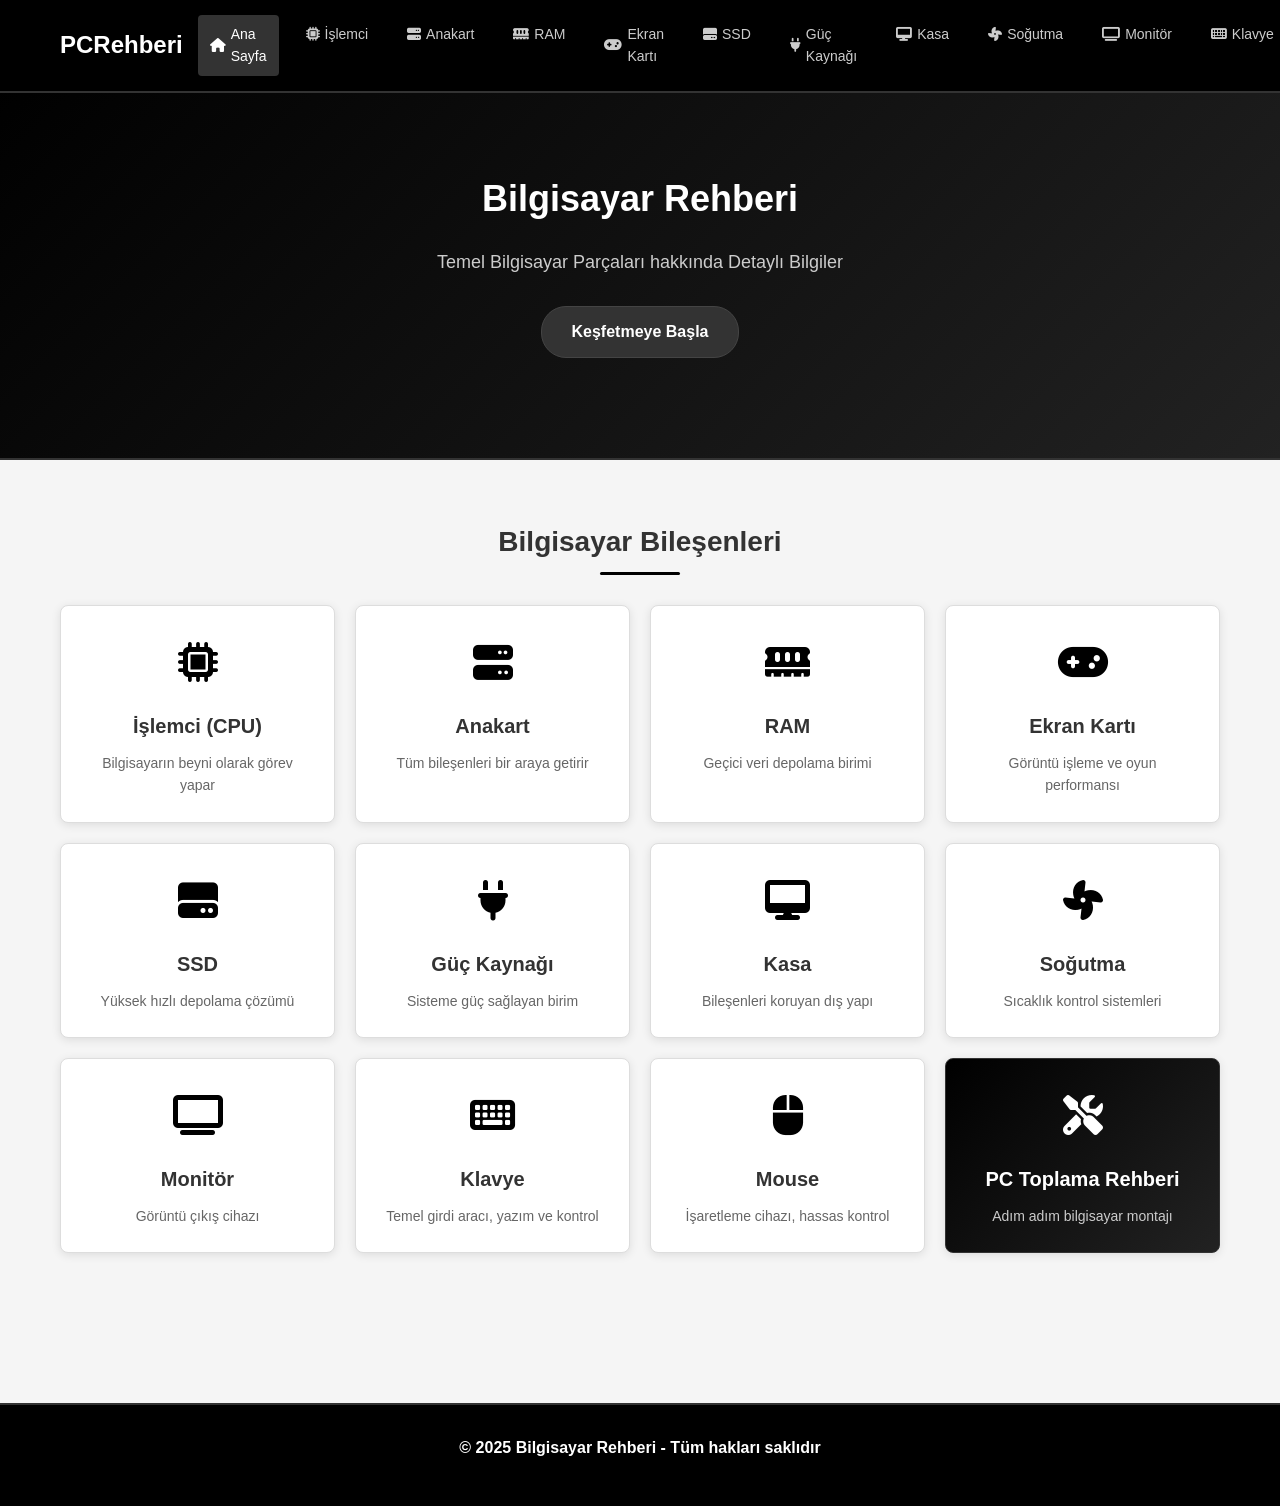
<file: index.html>
<!DOCTYPE html>
<html lang="tr">
<head>
    <meta charset="UTF-8">
    <meta name="viewport" content="width=device-width, initial-scale=1.0">
    <title>PC Rehberi</title>
    <link rel="stylesheet" href="style.css">
    <link rel="stylesheet" href="https://cdnjs.cloudflare.com/ajax/libs/font-awesome/6.4.0/css/all.min.css">
</head>
<body>
    <nav class="navbar">
        <div class="container">
            <a href="index.html" class="logo">PC<span></span>Rehberi</a>
            <ul class="nav-links">
                <li><a href="index.html" class="active"><i class="fas fa-home"></i> Ana Sayfa</a></li>
                <li><a href="islemci.html"><i class="fas fa-microchip"></i> İşlemci</a></li>
                <li><a href="anakart.html"><i class="fas fa-server"></i> Anakart</a></li>
                <li><a href="ram.html"><i class="fas fa-memory"></i> RAM</a></li>
                <li><a href="ekrankarti.html"><i class="fas fa-gamepad"></i> Ekran Kartı</a></li>
                <li><a href="ssd.html"><i class="fas fa-hdd"></i> SSD</a></li>
                <li><a href="psu.html"><i class="fas fa-plug"></i> Güç Kaynağı</a></li>
                <li><a href="kasa.html"><i class="fas fa-desktop"></i> Kasa</a></li>
                <li><a href="sogutma.html"><i class="fas fa-fan"></i> Soğutma</a></li>
                <li><a href="monitor.html"><i class="fas fa-tv"></i> Monitör</a></li>
                <li><a href="klavye.html"><i class="fas fa-keyboard"></i> Klavye</a></li>
                <li><a href="mouse.html"><i class="fas fa-mouse"></i> Mouse</a></li>
                <li><a href="pc-toplama.html"><i class="fas fa-tools"></i> PC Toplama</a></li>
            </ul>
            <button class="menu-btn">
                <i class="fas fa-bars"></i>
            </button>
        </div>
    </nav>

    <header class="hero">
        <div class="container">
            <h1>Bilgisayar Rehberi</h1>
            <p>Temel Bilgisayar Parçaları hakkında Detaylı Bilgiler</p>
            <a href="#components" class="btn">Keşfetmeye Başla</a>
        </div>
    </header>

    <section id="components" class="components-section">
        <div class="container">
            <h2 class="section-title">Bilgisayar Bileşenleri</h2>
            <div class="components-grid">
                <div class="component-card">
                    <a href="islemci.html">
                        <div class="card-icon">
                            <i class="fas fa-microchip"></i>
                        </div>
                        <h3>İşlemci (CPU)</h3>
                        <p>Bilgisayarın beyni olarak görev yapar</p>
                    </a>
                </div>

                <div class="component-card">
                    <a href="anakart.html">
                        <div class="card-icon">
                            <i class="fas fa-server"></i>
                        </div>
                        <h3>Anakart</h3>
                        <p>Tüm bileşenleri bir araya getirir</p>
                    </a>
                </div>

                <div class="component-card">
                    <a href="ram.html">
                        <div class="card-icon">
                            <i class="fas fa-memory"></i>
                        </div>
                        <h3>RAM</h3>
                        <p>Geçici veri depolama birimi</p>
                    </a>
                </div>

                <div class="component-card">
                    <a href="ekrankarti.html">
                        <div class="card-icon">
                            <i class="fas fa-gamepad"></i>
                        </div>
                        <h3>Ekran Kartı</h3>
                        <p>Görüntü işleme ve oyun performansı</p>
                    </a>
                </div>

                <div class="component-card">
                    <a href="ssd.html">
                        <div class="card-icon">
                            <i class="fas fa-hdd"></i>
                        </div>
                        <h3>SSD</h3>
                        <p>Yüksek hızlı depolama çözümü</p>
                    </a>
                </div>
                
                <div class="component-card">
                    <a href="psu.html">
                        <div class="card-icon">
                            <i class="fas fa-plug"></i>
                        </div>
                        <h3>Güç Kaynağı</h3>
                        <p>Sisteme güç sağlayan birim</p>
                    </a>
                </div>

                <div class="component-card">
                    <a href="kasa.html">
                        <div class="card-icon">
                            <i class="fas fa-desktop"></i>
                        </div>
                        <h3>Kasa</h3>
                        <p>Bileşenleri koruyan dış yapı</p>
                    </a>
                </div>

                <div class="component-card">
                    <a href="sogutma.html">
                        <div class="card-icon">
                            <i class="fas fa-fan"></i>
                        </div>
                        <h3>Soğutma</h3>
                        <p>Sıcaklık kontrol sistemleri</p>
                    </a>
                </div>

                <div class="component-card">
                    <a href="monitor.html">
                        <div class="card-icon">
                            <i class="fas fa-tv"></i>
                        </div>
                        <h3>Monitör</h3>
                        <p>Görüntü çıkış cihazı</p>
                    </a>
                </div>

                <div class="component-card">
                    <a href="klavye.html">
                        <div class="card-icon">
                            <i class="fas fa-keyboard"></i>
                        </div>
                        <h3>Klavye</h3>
                        <p>Temel girdi aracı, yazım ve kontrol</p>
                    </a>
                </div>

                <div class="component-card">
                    <a href="mouse.html">
                        <div class="card-icon">
                            <i class="fas fa-mouse"></i>
                        </div>
                        <h3>Mouse</h3>
                        <p>İşaretleme cihazı, hassas kontrol</p>
                    </a>
                </div>

                <div class="component-card" style="background: linear-gradient(135deg, #000000 0%, #222222 100%); border-color: #333333;">
                    <a href="pc-toplama.html">
                        <div class="card-icon" style="color: #ffffff;">
                            <i class="fas fa-tools"></i>
                        </div>
                        <h3 style="color: #ffffff;">PC Toplama Rehberi</h3>
                        <p style="color: #cccccc;">Adım adım bilgisayar montajı</p>
                    </a>
                </div>
            </div>
        </div>
    </section>

    <footer class="footer">
        <div class="container">
            <p>&copy; 2025 Bilgisayar Rehberi - Tüm hakları saklıdır</p>
        </div>
    </footer>

    <script src="script.js"></script>
    <!-- index.html dosyanın en altına bunu ekle -->
<script>
// Otomatik ping atma
if(location.hostname !== 'localhost') {
  fetch('https://www.google.com/ping?sitemap=' + encodeURIComponent(window.location.origin + '/sitemap.xml'));
}
</script>
</body>
</html>
</file>
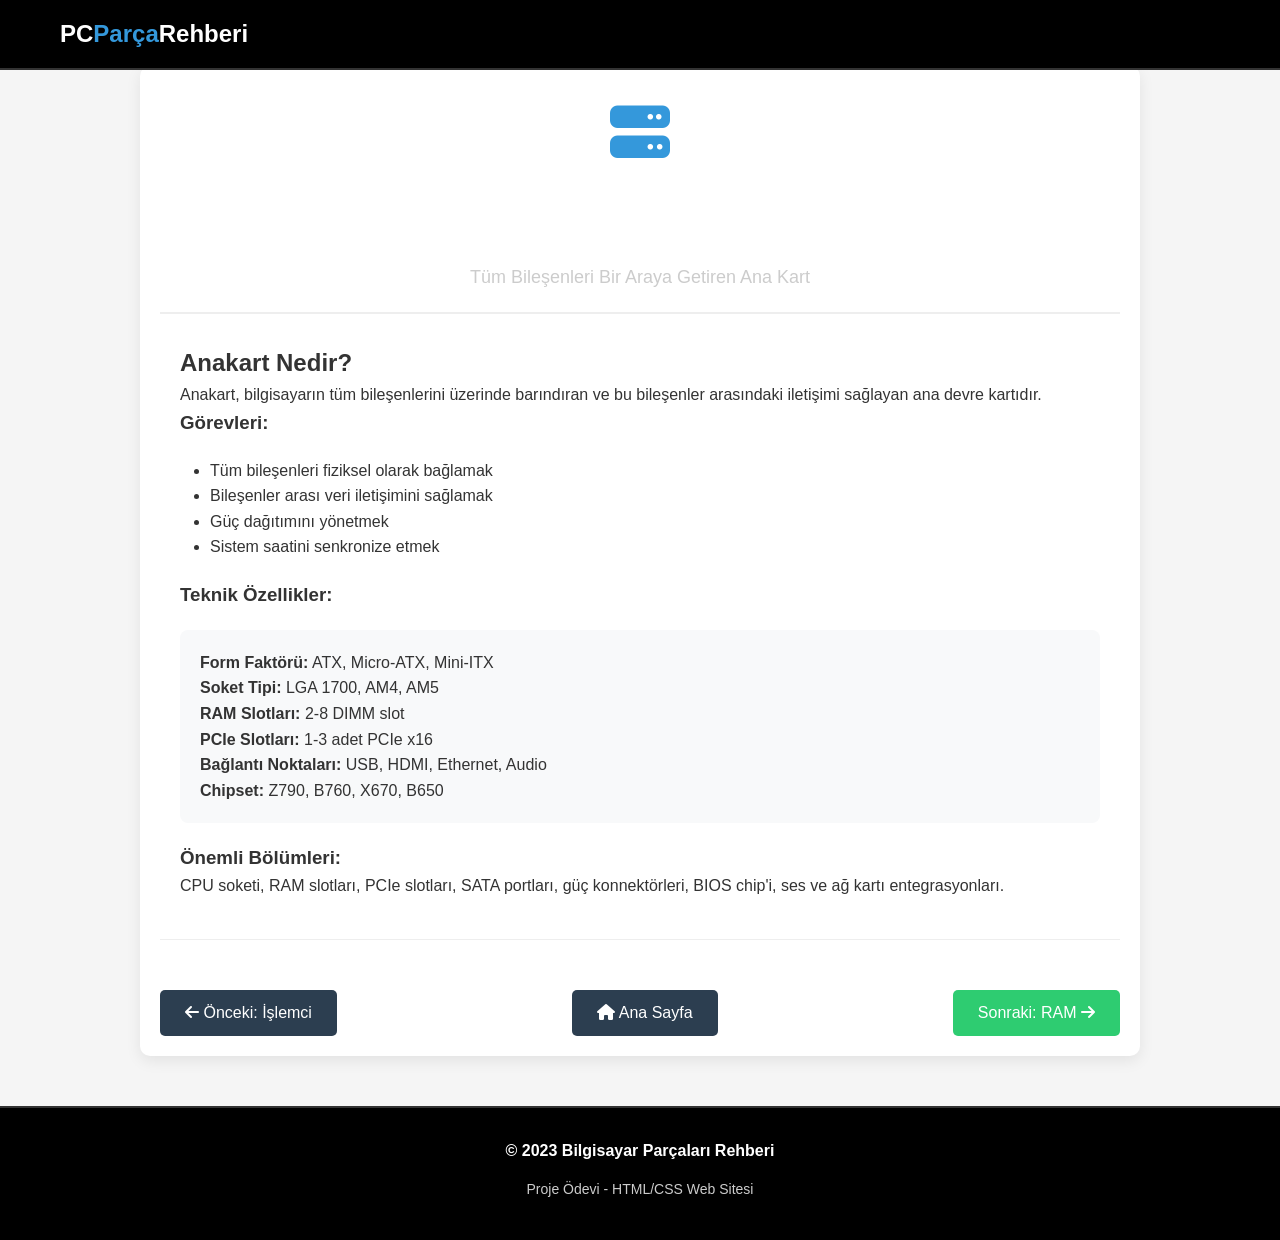
<file: anakart.html>
<!DOCTYPE html>
<html lang="tr">
<head><!-- Bu linki tüm HTML sayfalarının <head> kısmına ekle -->
<link rel="icon" type="image/x-icon" href="favicon.ico">
<link rel="icon" href="icon.png">
    <meta charset="UTF-8">
    <meta name="viewport" content="width=device-width, initial-scale=1.0">
    <title>Anakart - Bilgisayar Parçaları</title>
    <link rel="stylesheet" href="style.css">
    <link rel="stylesheet" href="https://cdnjs.cloudflare.com/ajax/libs/font-awesome/6.4.0/css/all.min.css">
    <li><a href="pc-toplama.html"><i class="fas fa-tools"></i> PC Toplama</a></li>
    <style>
        .detail-page {
            max-width: 1000px;
            margin: 40px auto;
            padding: 20px;
            background: white;
            border-radius: 10px;
            box-shadow: 0 5px 15px rgba(0,0,0,0.08);
        }
        .detail-header {
            text-align: center;
            padding-bottom: 20px;
            border-bottom: 2px solid #eee;
            margin-bottom: 30px;
        }
        .detail-icon {
            font-size: 60px;
            color: #3498db;
            margin-bottom: 20px;
        }
        .back-btn {
            display: inline-block;
            background: #2c3e50;
            color: white;
            padding: 10px 25px;
            border-radius: 5px;
            text-decoration: none;
            margin-top: 30px;
        }
        .back-btn:hover {
            background: #3498db;
        }
        .nav-buttons {
            display: flex;
            justify-content: space-between;
            margin-top: 40px;
            padding-top: 20px;
            border-top: 1px solid #eee;
        }
    </style>
</head>
<body>
    <nav class="navbar">
        <div class="container">
            <a href="index.html" class="logo">PC<span style="color:#3498db;">Parça</span>Rehberi</a>
        </div>
    </nav>

    <div class="detail-page">
        <div class="detail-header">
            <div class="detail-icon">
                <i class="fas fa-server"></i>
            </div>
            <h1>Anakart (Motherboard)</h1>
            <p>Tüm Bileşenleri Bir Araya Getiren Ana Kart</p>
        </div>

        <div style="padding: 0 20px;">
            <h2>Anakart Nedir?</h2>
            <p>Anakart, bilgisayarın tüm bileşenlerini üzerinde barındıran ve bu bileşenler arasındaki iletişimi sağlayan ana devre kartıdır.</p>
            
            <h3>Görevleri:</h3>
            <ul style="margin: 20px 0 20px 30px;">
                <li>Tüm bileşenleri fiziksel olarak bağlamak</li>
                <li>Bileşenler arası veri iletişimini sağlamak</li>
                <li>Güç dağıtımını yönetmek</li>
                <li>Sistem saatini senkronize etmek</li>
            </ul>
            
            <h3>Teknik Özellikler:</h3>
            <div style="background: #f8f9fa; padding: 20px; border-radius: 8px; margin: 20px 0;">
                <p><strong>Form Faktörü:</strong> ATX, Micro-ATX, Mini-ITX</p>
                <p><strong>Soket Tipi:</strong> LGA 1700, AM4, AM5</p>
                <p><strong>RAM Slotları:</strong> 2-8 DIMM slot</p>
                <p><strong>PCIe Slotları:</strong> 1-3 adet PCIe x16</p>
                <p><strong>Bağlantı Noktaları:</strong> USB, HDMI, Ethernet, Audio</p>
                <p><strong>Chipset:</strong> Z790, B760, X670, B650</p>
            </div>
            
            <h3>Önemli Bölümleri:</h3>
            <p>CPU soketi, RAM slotları, PCIe slotları, SATA portları, güç konnektörleri, BIOS chip'i, ses ve ağ kartı entegrasyonları.</p>
        </div>

        <div class="nav-buttons">
            <a href="islemci.html" class="back-btn">
                <i class="fas fa-arrow-left"></i> Önceki: İşlemci
            </a>
            <a href="index.html" class="back-btn">
                <i class="fas fa-home"></i> Ana Sayfa
            </a>
            <a href="ram.html" class="back-btn" style="background: #2ecc71;">
                Sonraki: RAM <i class="fas fa-arrow-right"></i>
            </a>
        </div>
    </div>

    <footer class="footer">
        <div class="container">
            <p>&copy; 2023 Bilgisayar Parçaları Rehberi</p>
            <p>Proje Ödevi - HTML/CSS Web Sitesi</p>
        </div>
    </footer>
</body>
</html>
</file>
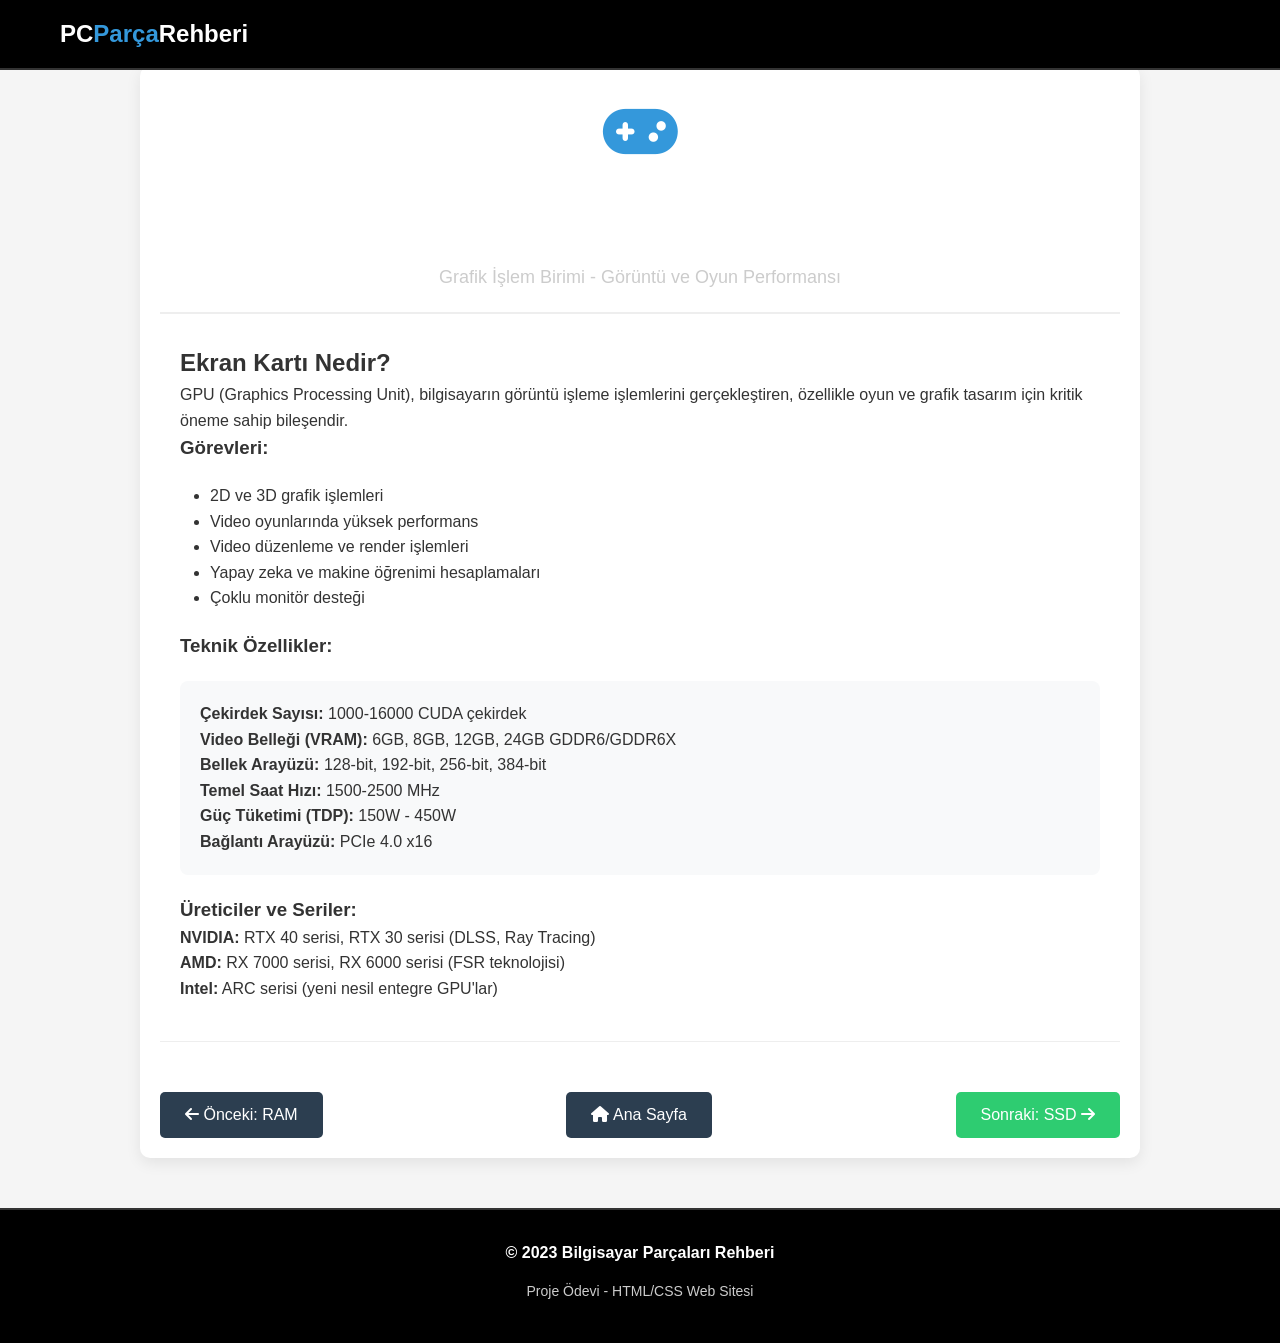
<file: ekrankarti.html>
<!DOCTYPE html>
<html lang="tr">
<head><!-- Bu linki tüm HTML sayfalarının <head> kısmına ekle -->
<link rel="icon" type="image/x-icon" href="favicon.ico">
<link rel="icon" href="icon.png">
    <meta charset="UTF-8">
    <meta name="viewport" content="width=device-width, initial-scale=1.0">
    <title>Ekran Kartı - Bilgisayar Parçaları</title>
    <link rel="stylesheet" href="style.css">
    <link rel="stylesheet" href="https://cdnjs.cloudflare.com/ajax/libs/font-awesome/6.4.0/css/all.min.css">
    <li><a href="pc-toplama.html"><i class="fas fa-tools"></i> PC Toplama</a></li>
    <style>
        .detail-page {
            max-width: 1000px;
            margin: 40px auto;
            padding: 20px;
            background: white;
            border-radius: 10px;
            box-shadow: 0 5px 15px rgba(0,0,0,0.08);
        }
        .detail-header {
            text-align: center;
            padding-bottom: 20px;
            border-bottom: 2px solid #eee;
            margin-bottom: 30px;
        }
        .detail-icon {
            font-size: 60px;
            color: #3498db;
            margin-bottom: 20px;
        }
        .back-btn {
            display: inline-block;
            background: #2c3e50;
            color: white;
            padding: 10px 25px;
            border-radius: 5px;
            text-decoration: none;
            margin-top: 30px;
        }
        .back-btn:hover {
            background: #3498db;
        }
        .nav-buttons {
            display: flex;
            justify-content: space-between;
            margin-top: 40px;
            padding-top: 20px;
            border-top: 1px solid #eee;
        }
    </style>
</head>
<body>
    <nav class="navbar">
        <div class="container">
            <a href="index.html" class="logo">PC<span style="color:#3498db;">Parça</span>Rehberi</a>
        </div>
    </nav>

    <div class="detail-page">
        <div class="detail-header">
            <div class="detail-icon">
                <i class="fas fa-gamepad"></i>
            </div>
            <h1>Ekran Kartı (GPU)</h1>
            <p>Grafik İşlem Birimi - Görüntü ve Oyun Performansı</p>
        </div>

        <div style="padding: 0 20px;">
            <h2>Ekran Kartı Nedir?</h2>
            <p>GPU (Graphics Processing Unit), bilgisayarın görüntü işleme işlemlerini gerçekleştiren, özellikle oyun ve grafik tasarım için kritik öneme sahip bileşendir.</p>
            
            <h3>Görevleri:</h3>
            <ul style="margin: 20px 0 20px 30px;">
                <li>2D ve 3D grafik işlemleri</li>
                <li>Video oyunlarında yüksek performans</li>
                <li>Video düzenleme ve render işlemleri</li>
                <li>Yapay zeka ve makine öğrenimi hesaplamaları</li>
                <li>Çoklu monitör desteği</li>
            </ul>
            
            <h3>Teknik Özellikler:</h3>
            <div style="background: #f8f9fa; padding: 20px; border-radius: 8px; margin: 20px 0;">
                <p><strong>Çekirdek Sayısı:</strong> 1000-16000 CUDA çekirdek</p>
                <p><strong>Video Belleği (VRAM):</strong> 6GB, 8GB, 12GB, 24GB GDDR6/GDDR6X</p>
                <p><strong>Bellek Arayüzü:</strong> 128-bit, 192-bit, 256-bit, 384-bit</p>
                <p><strong>Temel Saat Hızı:</strong> 1500-2500 MHz</p>
                <p><strong>Güç Tüketimi (TDP):</strong> 150W - 450W</p>
                <p><strong>Bağlantı Arayüzü:</strong> PCIe 4.0 x16</p>
            </div>
            
            <h3>Üreticiler ve Seriler:</h3>
            <p><strong>NVIDIA:</strong> RTX 40 serisi, RTX 30 serisi (DLSS, Ray Tracing)</p>
            <p><strong>AMD:</strong> RX 7000 serisi, RX 6000 serisi (FSR teknolojisi)</p>
            <p><strong>Intel:</strong> ARC serisi (yeni nesil entegre GPU'lar)</p>
        </div>

        <div class="nav-buttons">
            <a href="ram.html" class="back-btn">
                <i class="fas fa-arrow-left"></i> Önceki: RAM
            </a>
            <a href="index.html" class="back-btn">
                <i class="fas fa-home"></i> Ana Sayfa
            </a>
            <a href="ssd.html" class="back-btn" style="background: #2ecc71;">
                Sonraki: SSD <i class="fas fa-arrow-right"></i>
            </a>
        </div>
    </div>

    <footer class="footer">
        <div class="container">
            <p>&copy; 2023 Bilgisayar Parçaları Rehberi</p>
            <p>Proje Ödevi - HTML/CSS Web Sitesi</p>
        </div>
    </footer>
</body>
</html>
</file>
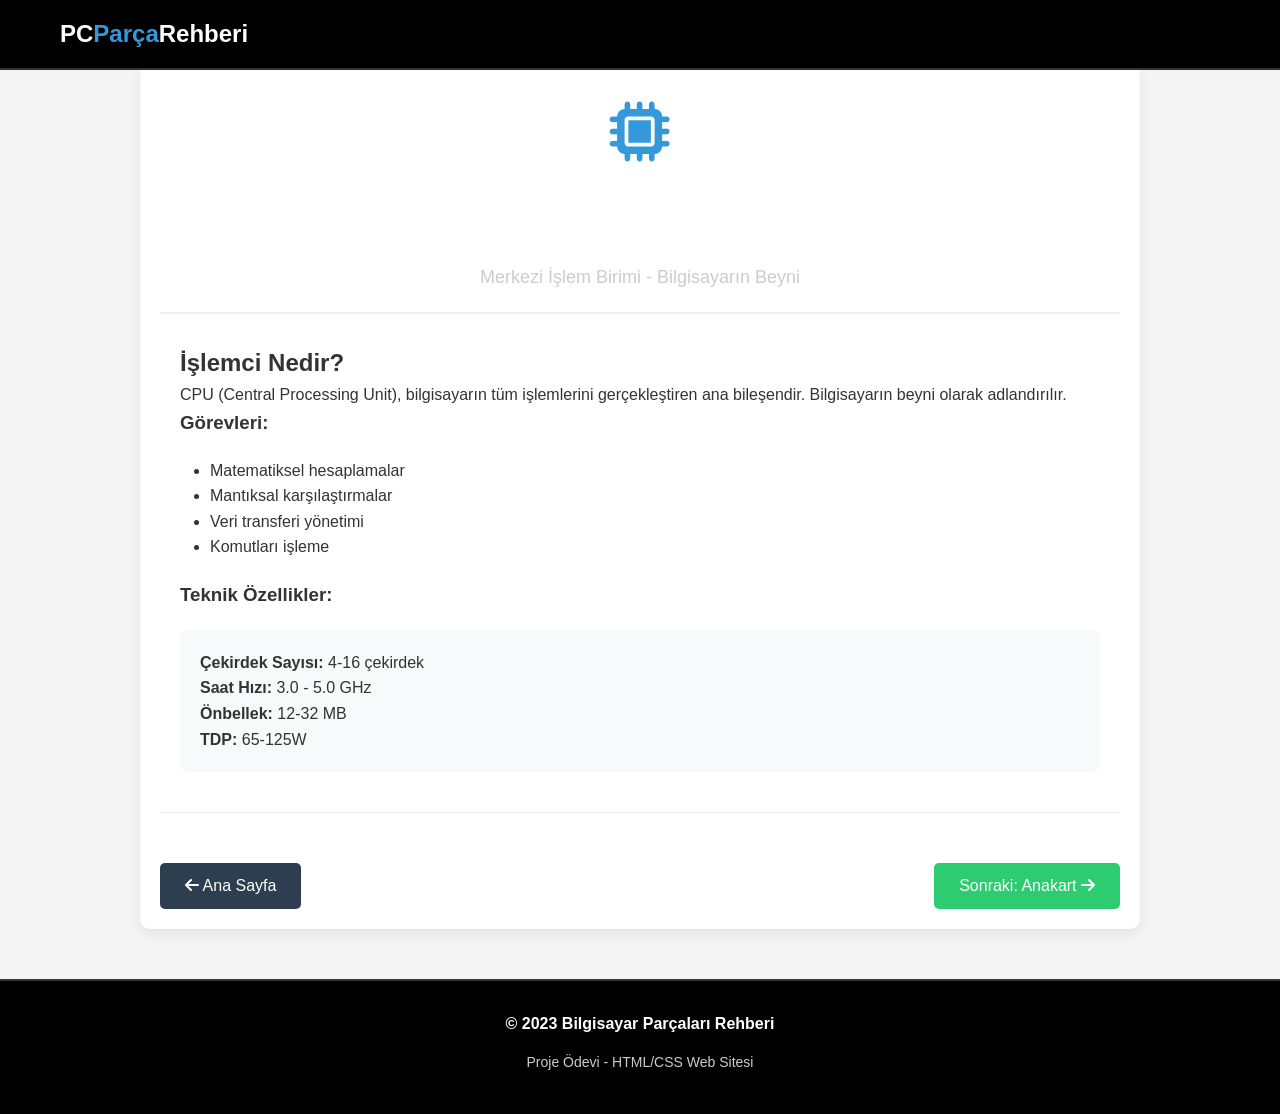
<file: islemci.html>
<!DOCTYPE html>
<html lang="tr">
<head>
<!-- Bu linki tüm HTML sayfalarının <head> kısmına ekle -->
<link rel="icon" type="image/x-icon" href="favicon.ico">
<link rel="icon" href="icon.png">
    <meta charset="UTF-8">
    <meta name="viewport" content="width=device-width, initial-scale=1.0">
    <title>İşlemci - Bilgisayar Parçaları</title>
    <link rel="stylesheet" href="style.css">
    <link rel="stylesheet" href="https://cdnjs.cloudflare.com/ajax/libs/font-awesome/6.4.0/css/all.min.css">
    <li><a href="pc-toplama.html"><i class="fas fa-tools"></i> PC Toplama</a></li>
    <style>
        .detail-page {
            max-width: 1000px;
            margin: 40px auto;
            padding: 20px;
            background: white;
            border-radius: 10px;
            box-shadow: 0 5px 15px rgba(0,0,0,0.08);
        }
        .detail-header {
            text-align: center;
            padding-bottom: 20px;
            border-bottom: 2px solid #eee;
            margin-bottom: 30px;
        }
        .detail-icon {
            font-size: 60px;
            color: #3498db;
            margin-bottom: 20px;
        }
        .back-btn {
            display: inline-block;
            background: #2c3e50;
            color: white;
            padding: 10px 25px;
            border-radius: 5px;
            text-decoration: none;
            margin-top: 30px;
        }
        .back-btn:hover {
            background: #3498db;
        }
        .nav-buttons {
            display: flex;
            justify-content: space-between;
            margin-top: 40px;
            padding-top: 20px;
            border-top: 1px solid #eee;
        }
    </style>
</head>
<body>
    <nav class="navbar">
        <div class="container">
            <a href="index.html" class="logo">PC<span style="color:#3498db;">Parça</span>Rehberi</a>
        </div>
    </nav>

    <div class="detail-page">
        <div class="detail-header">
            <div class="detail-icon">
                <i class="fas fa-microchip"></i>
            </div>
            <h1>İşlemci (CPU)</h1>
            <p>Merkezi İşlem Birimi - Bilgisayarın Beyni</p>
        </div>

        <div style="padding: 0 20px;">
            <h2>İşlemci Nedir?</h2>
            <p>CPU (Central Processing Unit), bilgisayarın tüm işlemlerini gerçekleştiren ana bileşendir. Bilgisayarın beyni olarak adlandırılır.</p>
            
            <h3>Görevleri:</h3>
            <ul style="margin: 20px 0 20px 30px;">
                <li>Matematiksel hesaplamalar</li>
                <li>Mantıksal karşılaştırmalar</li>
                <li>Veri transferi yönetimi</li>
                <li>Komutları işleme</li>
            </ul>
            
            <h3>Teknik Özellikler:</h3>
            <div style="background: #f8f9fa; padding: 20px; border-radius: 8px; margin: 20px 0;">
                <p><strong>Çekirdek Sayısı:</strong> 4-16 çekirdek</p>
                <p><strong>Saat Hızı:</strong> 3.0 - 5.0 GHz</p>
                <p><strong>Önbellek:</strong> 12-32 MB</p>
                <p><strong>TDP:</strong> 65-125W</p>
            </div>
        </div>

        <!-- Değişiklik burada: Nav butonları eklendi -->
        <div class="nav-buttons">
            <a href="index.html" class="back-btn">
                <i class="fas fa-arrow-left"></i> Ana Sayfa
            </a>
            <a href="anakart.html" class="back-btn" style="background: #2ecc71;">
                Sonraki: Anakart <i class="fas fa-arrow-right"></i>
            </a>
        </div>
    </div>

    <footer class="footer">
        <div class="container">
            <p>&copy; 2023 Bilgisayar Parçaları Rehberi</p>
            <p>Proje Ödevi - HTML/CSS Web Sitesi</p>
        </div>
    </footer>
</body>
</html>
</file>
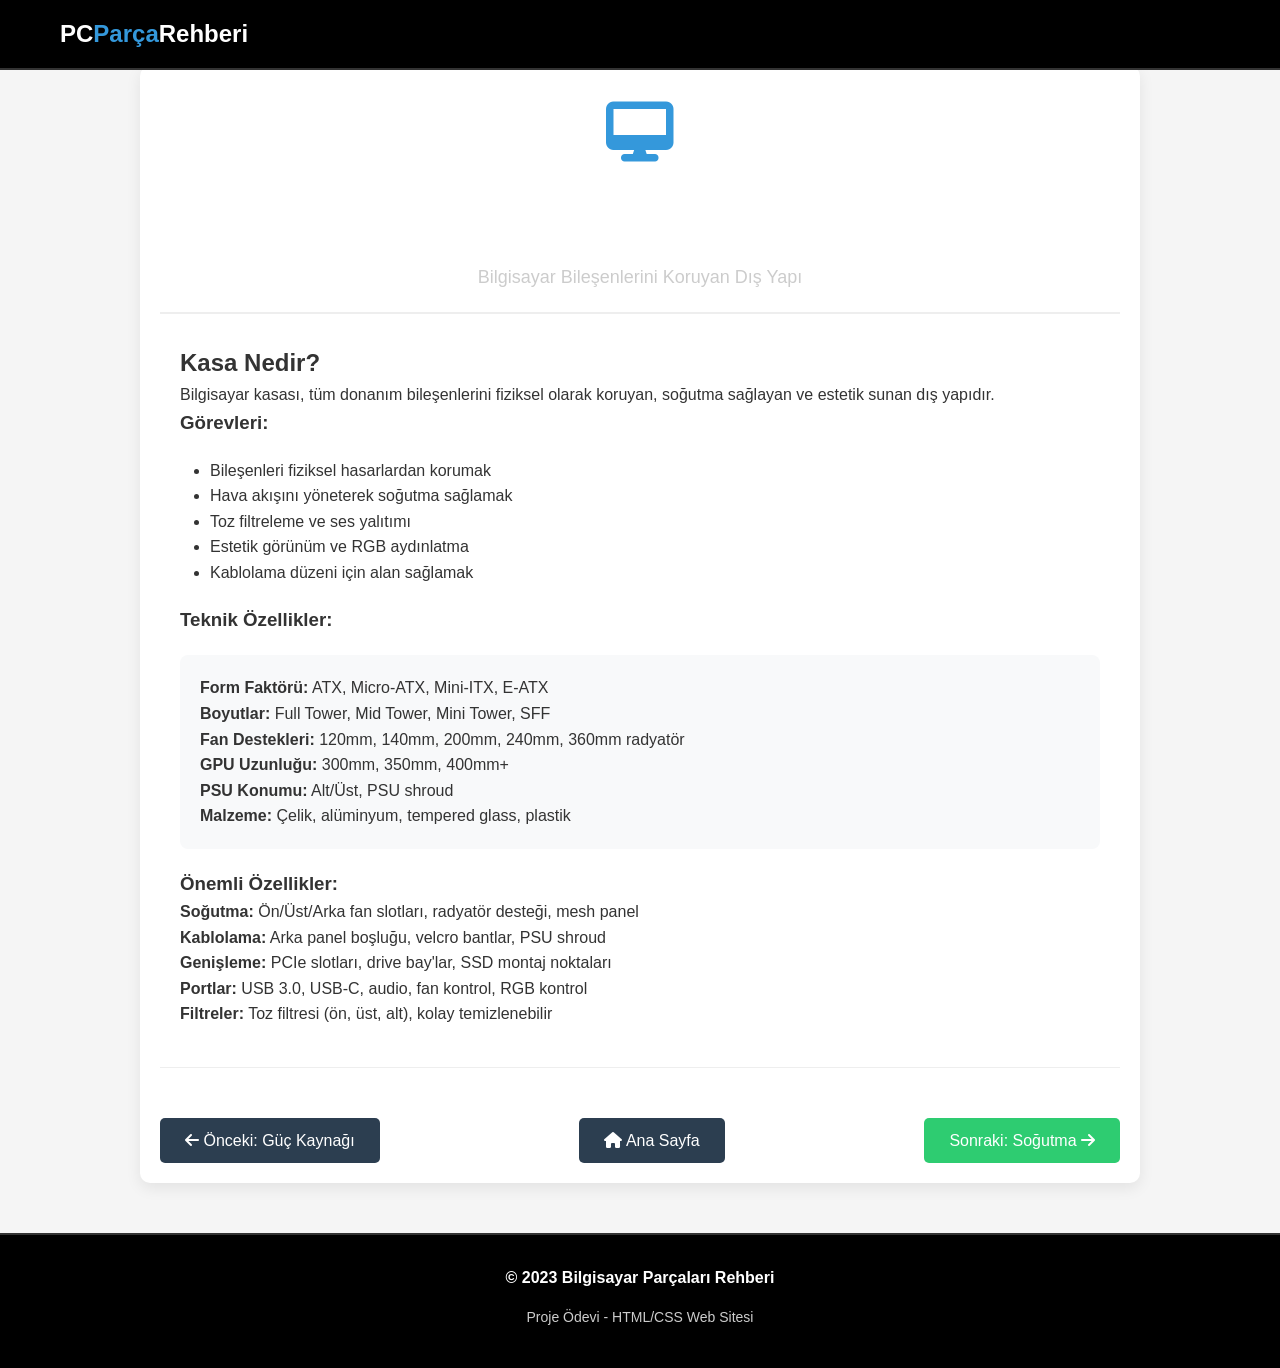
<file: kasa.html>
<!DOCTYPE html>
<html lang="tr">
<head><!-- Bu linki tüm HTML sayfalarının <head> kısmına ekle -->
<link rel="icon" type="image/x-icon" href="favicon.ico">
<link rel="icon" href="icon.png">
    <meta charset="UTF-8">
    <meta name="viewport" content="width=device-width, initial-scale=1.0">
    <title>Kasa - Bilgisayar Parçaları</title>
    <link rel="stylesheet" href="style.css">
    <link rel="stylesheet" href="https://cdnjs.cloudflare.com/ajax/libs/font-awesome/6.4.0/css/all.min.css">
    <li><a href="pc-toplama.html"><i class="fas fa-tools"></i> PC Toplama</a></li>
    <style>
        .detail-page {
            max-width: 1000px;
            margin: 40px auto;
            padding: 20px;
            background: white;
            border-radius: 10px;
            box-shadow: 0 5px 15px rgba(0,0,0,0.08);
        }
        .detail-header {
            text-align: center;
            padding-bottom: 20px;
            border-bottom: 2px solid #eee;
            margin-bottom: 30px;
        }
        .detail-icon {
            font-size: 60px;
            color: #3498db;
            margin-bottom: 20px;
        }
        .back-btn {
            display: inline-block;
            background: #2c3e50;
            color: white;
            padding: 10px 25px;
            border-radius: 5px;
            text-decoration: none;
            margin-top: 30px;
        }
        .back-btn:hover {
            background: #3498db;
        }
        .nav-buttons {
            display: flex;
            justify-content: space-between;
            margin-top: 40px;
            padding-top: 20px;
            border-top: 1px solid #eee;
        }
    </style>
</head>
<body>
    <nav class="navbar">
        <div class="container">
            <a href="index.html" class="logo">PC<span style="color:#3498db;">Parça</span>Rehberi</a>
        </div>
    </nav>

    <div class="detail-page">
        <div class="detail-header">
            <div class="detail-icon">
                <i class="fas fa-desktop"></i>
            </div>
            <h1>Kasa (Computer Case)</h1>
            <p>Bilgisayar Bileşenlerini Koruyan Dış Yapı</p>
        </div>

        <div style="padding: 0 20px;">
            <h2>Kasa Nedir?</h2>
            <p>Bilgisayar kasası, tüm donanım bileşenlerini fiziksel olarak koruyan, soğutma sağlayan ve estetik sunan dış yapıdır.</p>
            
            <h3>Görevleri:</h3>
            <ul style="margin: 20px 0 20px 30px;">
                <li>Bileşenleri fiziksel hasarlardan korumak</li>
                <li>Hava akışını yöneterek soğutma sağlamak</li>
                <li>Toz filtreleme ve ses yalıtımı</li>
                <li>Estetik görünüm ve RGB aydınlatma</li>
                <li>Kablolama düzeni için alan sağlamak</li>
            </ul>
            
            <h3>Teknik Özellikler:</h3>
            <div style="background: #f8f9fa; padding: 20px; border-radius: 8px; margin: 20px 0;">
                <p><strong>Form Faktörü:</strong> ATX, Micro-ATX, Mini-ITX, E-ATX</p>
                <p><strong>Boyutlar:</strong> Full Tower, Mid Tower, Mini Tower, SFF</p>
                <p><strong>Fan Destekleri:</strong> 120mm, 140mm, 200mm, 240mm, 360mm radyatör</p>
                <p><strong>GPU Uzunluğu:</strong> 300mm, 350mm, 400mm+</p>
                <p><strong>PSU Konumu:</strong> Alt/Üst, PSU shroud</p>
                <p><strong>Malzeme:</strong> Çelik, alüminyum, tempered glass, plastik</p>
            </div>
            
            <h3>Önemli Özellikler:</h3>
            <p><strong>Soğutma:</strong> Ön/Üst/Arka fan slotları, radyatör desteği, mesh panel</p>
            <p><strong>Kablolama:</strong> Arka panel boşluğu, velcro bantlar, PSU shroud</p>
            <p><strong>Genişleme:</strong> PCIe slotları, drive bay'lar, SSD montaj noktaları</p>
            <p><strong>Portlar:</strong> USB 3.0, USB-C, audio, fan kontrol, RGB kontrol</p>
            <p><strong>Filtreler:</strong> Toz filtresi (ön, üst, alt), kolay temizlenebilir</p>
        </div>

        <div class="nav-buttons">
            <a href="psu.html" class="back-btn">
                <i class="fas fa-arrow-left"></i> Önceki: Güç Kaynağı
            </a>
            <a href="index.html" class="back-btn">
                <i class="fas fa-home"></i> Ana Sayfa
            </a>
            <a href="sogutma.html" class="back-btn" style="background: #2ecc71;">
                Sonraki: Soğutma <i class="fas fa-arrow-right"></i>
            </a>
        </div>
    </div>

    <footer class="footer">
        <div class="container">
            <p>&copy; 2023 Bilgisayar Parçaları Rehberi</p>
            <p>Proje Ödevi - HTML/CSS Web Sitesi</p>
        </div>
    </footer>
</body>
</html>
</file>
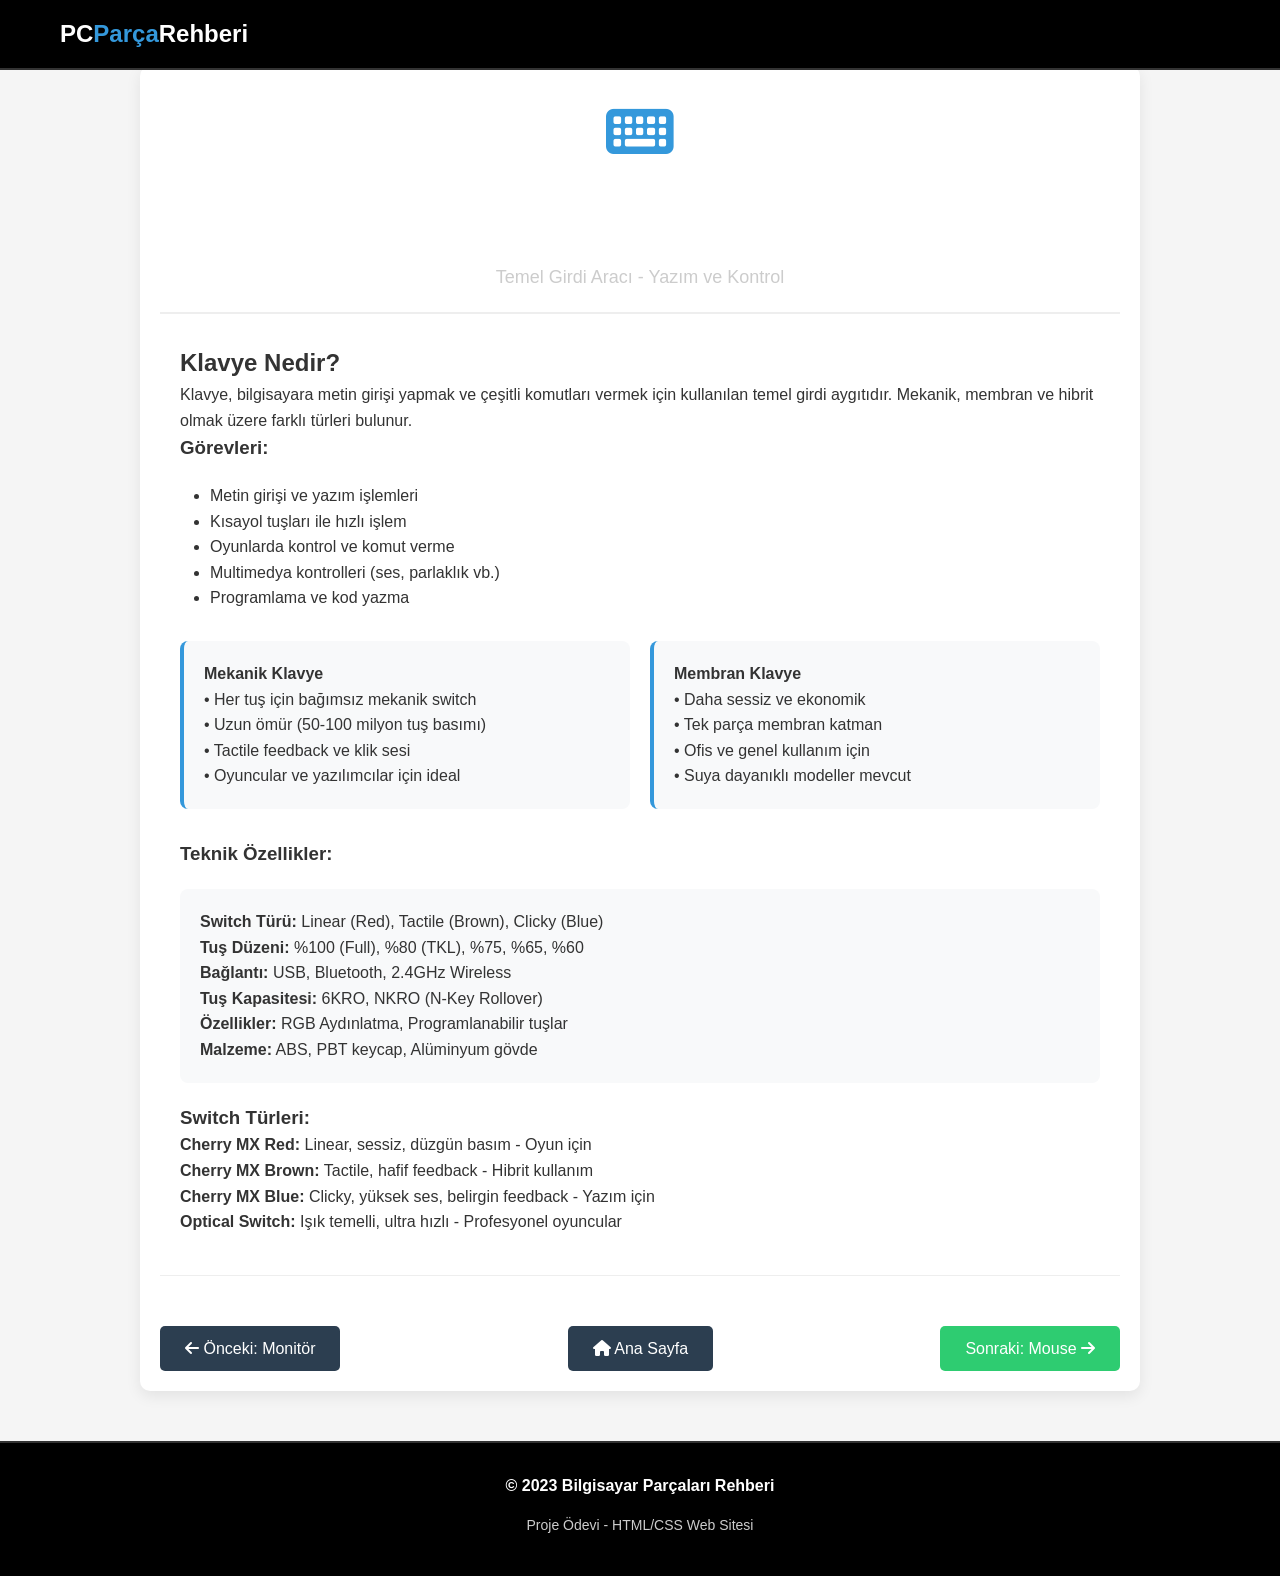
<file: klavye.html>
<!DOCTYPE html>
<html lang="tr">
<head><!-- Bu linki tüm HTML sayfalarının <head> kısmına ekle -->
<link rel="icon" type="image/x-icon" href="favicon.ico">
<link rel="icon" href="icon.png">
    <meta charset="UTF-8">
    <meta name="viewport" content="width=device-width, initial-scale=1.0">
    <title>Klavye - Bilgisayar Parçaları</title>
    <link rel="stylesheet" href="style.css">
    <link rel="stylesheet" href="https://cdnjs.cloudflare.com/ajax/libs/font-awesome/6.4.0/css/all.min.css">
    <li><a href="pc-toplama.html"><i class="fas fa-tools"></i> PC Toplama</a></li>
    <style>
        .detail-page {
            max-width: 1000px;
            margin: 40px auto;
            padding: 20px;
            background: white;
            border-radius: 10px;
            box-shadow: 0 5px 15px rgba(0,0,0,0.08);
        }
        .detail-header {
            text-align: center;
            padding-bottom: 20px;
            border-bottom: 2px solid #eee;
            margin-bottom: 30px;
        }
        .detail-icon {
            font-size: 60px;
            color: #3498db;
            margin-bottom: 20px;
        }
        .back-btn {
            display: inline-block;
            background: #2c3e50;
            color: white;
            padding: 10px 25px;
            border-radius: 5px;
            text-decoration: none;
            margin-top: 30px;
        }
        .back-btn:hover {
            background: #3498db;
        }
        .nav-buttons {
            display: flex;
            justify-content: space-between;
            margin-top: 40px;
            padding-top: 20px;
            border-top: 1px solid #eee;
        }
        .feature-grid {
            display: grid;
            grid-template-columns: repeat(2, 1fr);
            gap: 20px;
            margin: 30px 0;
        }
        .feature-box {
            background: #f8f9fa;
            padding: 20px;
            border-radius: 8px;
            border-left: 4px solid #3498db;
        }
    </style>
</head>
<body>
    <nav class="navbar">
        <div class="container">
            <a href="index.html" class="logo">PC<span style="color:#3498db;">Parça</span>Rehberi</a>
        </div>
    </nav>

    <div class="detail-page">
        <div class="detail-header">
            <div class="detail-icon">
                <i class="fas fa-keyboard"></i>
            </div>
            <h1>Klavye (Keyboard)</h1>
            <p>Temel Girdi Aracı - Yazım ve Kontrol</p>
        </div>

        <div style="padding: 0 20px;">
            <h2>Klavye Nedir?</h2>
            <p>Klavye, bilgisayara metin girişi yapmak ve çeşitli komutları vermek için kullanılan temel girdi aygıtıdır. Mekanik, membran ve hibrit olmak üzere farklı türleri bulunur.</p>
            
            <h3>Görevleri:</h3>
            <ul style="margin: 20px 0 20px 30px;">
                <li>Metin girişi ve yazım işlemleri</li>
                <li>Kısayol tuşları ile hızlı işlem</li>
                <li>Oyunlarda kontrol ve komut verme</li>
                <li>Multimedya kontrolleri (ses, parlaklık vb.)</li>
                <li>Programlama ve kod yazma</li>
            </ul>
            
            <div class="feature-grid">
                <div class="feature-box">
                    <h4>Mekanik Klavye</h4>
                    <p>• Her tuş için bağımsız mekanik switch</p>
                    <p>• Uzun ömür (50-100 milyon tuş basımı)</p>
                    <p>• Tactile feedback ve klik sesi</p>
                    <p>• Oyuncular ve yazılımcılar için ideal</p>
                </div>
                
                <div class="feature-box">
                    <h4>Membran Klavye</h4>
                    <p>• Daha sessiz ve ekonomik</p>
                    <p>• Tek parça membran katman</p>
                    <p>• Ofis ve genel kullanım için</p>
                    <p>• Suya dayanıklı modeller mevcut</p>
                </div>
            </div>
            
            <h3>Teknik Özellikler:</h3>
            <div style="background: #f8f9fa; padding: 20px; border-radius: 8px; margin: 20px 0;">
                <p><strong>Switch Türü:</strong> Linear (Red), Tactile (Brown), Clicky (Blue)</p>
                <p><strong>Tuş Düzeni:</strong> %100 (Full), %80 (TKL), %75, %65, %60</p>
                <p><strong>Bağlantı:</strong> USB, Bluetooth, 2.4GHz Wireless</p>
                <p><strong>Tuş Kapasitesi:</strong> 6KRO, NKRO (N-Key Rollover)</p>
                <p><strong>Özellikler:</strong> RGB Aydınlatma, Programlanabilir tuşlar</p>
                <p><strong>Malzeme:</strong> ABS, PBT keycap, Alüminyum gövde</p>
            </div>
            
            <h3>Switch Türleri:</h3>
            <p><strong>Cherry MX Red:</strong> Linear, sessiz, düzgün basım - Oyun için</p>
            <p><strong>Cherry MX Brown:</strong> Tactile, hafif feedback - Hibrit kullanım</p>
            <p><strong>Cherry MX Blue:</strong> Clicky, yüksek ses, belirgin feedback - Yazım için</p>
            <p><strong>Optical Switch:</strong> Işık temelli, ultra hızlı - Profesyonel oyuncular</p>
        </div>

        <div class="nav-buttons">
            <a href="monitor.html" class="back-btn">
                <i class="fas fa-arrow-left"></i> Önceki: Monitör
            </a>
            <a href="index.html" class="back-btn">
                <i class="fas fa-home"></i> Ana Sayfa
            </a>
            <a href="mouse.html" class="back-btn" style="background: #2ecc71;">
                Sonraki: Mouse <i class="fas fa-arrow-right"></i>
            </a>
        </div>
    </div>

    <footer class="footer">
        <div class="container">
            <p>&copy; 2023 Bilgisayar Parçaları Rehberi</p>
            <p>Proje Ödevi - HTML/CSS Web Sitesi</p>
        </div>
    </footer>
</body>
</html>
</file>
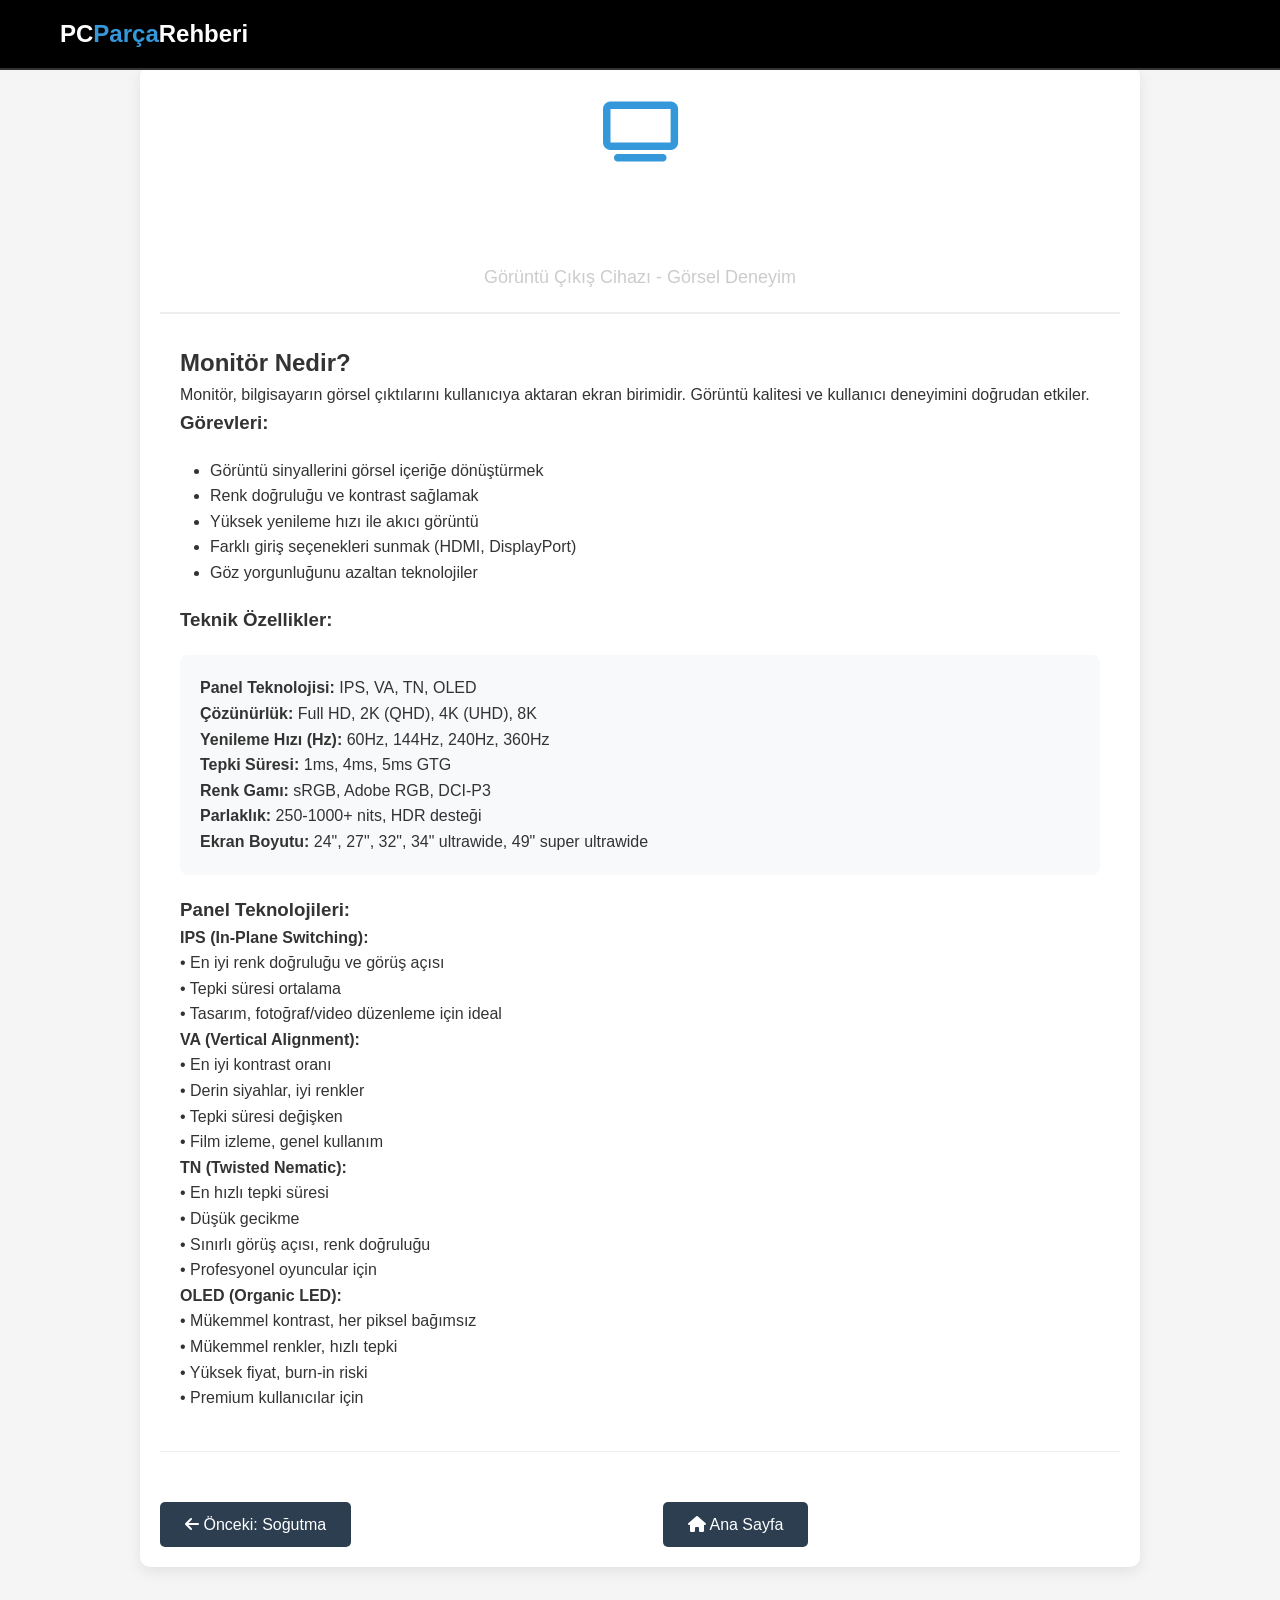
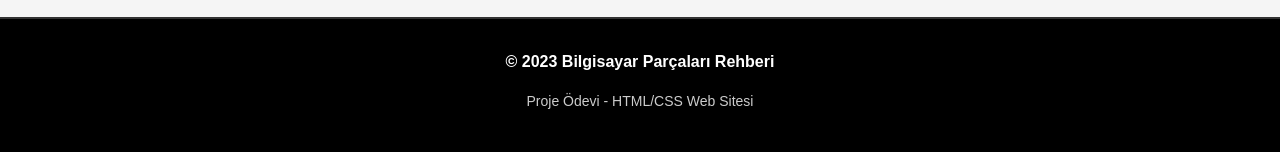
<file: monitor.html>
<!DOCTYPE html>
<html lang="tr">
<head><!-- Bu linki tüm HTML sayfalarının <head> kısmına ekle -->
<link rel="icon" type="image/x-icon" href="favicon.ico">
<link rel="icon" href="icon.png">
    <meta charset="UTF-8">
    <meta name="viewport" content="width=device-width, initial-scale=1.0">
    <title>Monitör - Bilgisayar Parçaları</title>
    <link rel="stylesheet" href="style.css">
    <link rel="stylesheet" href="https://cdnjs.cloudflare.com/ajax/libs/font-awesome/6.4.0/css/all.min.css">
    <li><a href="pc-toplama.html"><i class="fas fa-tools"></i> PC Toplama</a></li>
    <style>
        .detail-page {
            max-width: 1000px;
            margin: 40px auto;
            padding: 20px;
            background: white;
            border-radius: 10px;
            box-shadow: 0 5px 15px rgba(0,0,0,0.08);
        }
        .detail-header {
            text-align: center;
            padding-bottom: 20px;
            border-bottom: 2px solid #eee;
            margin-bottom: 30px;
        }
        .detail-icon {
            font-size: 60px;
            color: #3498db;
            margin-bottom: 20px;
        }
        .back-btn {
            display: inline-block;
            background: #2c3e50;
            color: white;
            padding: 10px 25px;
            border-radius: 5px;
            text-decoration: none;
            margin-top: 30px;
        }
        .back-btn:hover {
            background: #3498db;
        }
        .nav-buttons {
            display: flex;
            justify-content: space-between;
            margin-top: 40px;
            padding-top: 20px;
            border-top: 1px solid #eee;
        }
    </style>
</head>
<body>
    <nav class="navbar">
        <div class="container">
            <a href="index.html" class="logo">PC<span style="color:#3498db;">Parça</span>Rehberi</a>
        </div>
    </nav>

    <div class="detail-page">
        <div class="detail-header">
            <div class="detail-icon">
                <i class="fas fa-tv"></i>
            </div>
            <h1>Monitör (Display)</h1>
            <p>Görüntü Çıkış Cihazı - Görsel Deneyim</p>
        </div>

        <div style="padding: 0 20px;">
            <h2>Monitör Nedir?</h2>
            <p>Monitör, bilgisayarın görsel çıktılarını kullanıcıya aktaran ekran birimidir. Görüntü kalitesi ve kullanıcı deneyimini doğrudan etkiler.</p>
            
            <h3>Görevleri:</h3>
            <ul style="margin: 20px 0 20px 30px;">
                <li>Görüntü sinyallerini görsel içeriğe dönüştürmek</li>
                <li>Renk doğruluğu ve kontrast sağlamak</li>
                <li>Yüksek yenileme hızı ile akıcı görüntü</li>
                <li>Farklı giriş seçenekleri sunmak (HDMI, DisplayPort)</li>
                <li>Göz yorgunluğunu azaltan teknolojiler</li>
            </ul>
            
            <h3>Teknik Özellikler:</h3>
            <div style="background: #f8f9fa; padding: 20px; border-radius: 8px; margin: 20px 0;">
                <p><strong>Panel Teknolojisi:</strong> IPS, VA, TN, OLED</p>
                <p><strong>Çözünürlük:</strong> Full HD, 2K (QHD), 4K (UHD), 8K</p>
                <p><strong>Yenileme Hızı (Hz):</strong> 60Hz, 144Hz, 240Hz, 360Hz</p>
                <p><strong>Tepki Süresi:</strong> 1ms, 4ms, 5ms GTG</p>
                <p><strong>Renk Gamı:</strong> sRGB, Adobe RGB, DCI-P3</p>
                <p><strong>Parlaklık:</strong> 250-1000+ nits, HDR desteği</p>
                <p><strong>Ekran Boyutu:</strong> 24", 27", 32", 34" ultrawide, 49" super ultrawide</p>
            </div>
            
            <h3>Panel Teknolojileri:</h3>
            <p><strong>IPS (In-Plane Switching):</strong>
                <br>• En iyi renk doğruluğu ve görüş açısı
                <br>• Tepki süresi ortalama
                <br>• Tasarım, fotoğraf/video düzenleme için ideal
            </p>
            
            <p><strong>VA (Vertical Alignment):</strong>
                <br>• En iyi kontrast oranı
                <br>• Derin siyahlar, iyi renkler
                <br>• Tepki süresi değişken
                <br>• Film izleme, genel kullanım
            </p>
            
            <p><strong>TN (Twisted Nematic):</strong>
                <br>• En hızlı tepki süresi
                <br>• Düşük gecikme
                <br>• Sınırlı görüş açısı, renk doğruluğu
                <br>• Profesyonel oyuncular için
            </p>
            
            <p><strong>OLED (Organic LED):</strong>
                <br>• Mükemmel kontrast, her piksel bağımsız
                <br>• Mükemmel renkler, hızlı tepki
                <br>• Yüksek fiyat, burn-in riski
                <br>• Premium kullanıcılar için
            </p>
        </div>

        <div class="nav-buttons">
            <a href="sogutma.html" class="back-btn">
                <i class="fas fa-arrow-left"></i> Önceki: Soğutma
            </a>
            <a href="index.html" class="back-btn">
                <i class="fas fa-home"></i> Ana Sayfa
            </a>
            <div></div> <!-- Boş div for spacing -->
        </div>
    </div>

    <footer class="footer">
        <div class="container">
            <p>&copy; 2023 Bilgisayar Parçaları Rehberi</p>
            <p>Proje Ödevi - HTML/CSS Web Sitesi</p>
        </div>
    </footer>
</body>
</html>
</file>
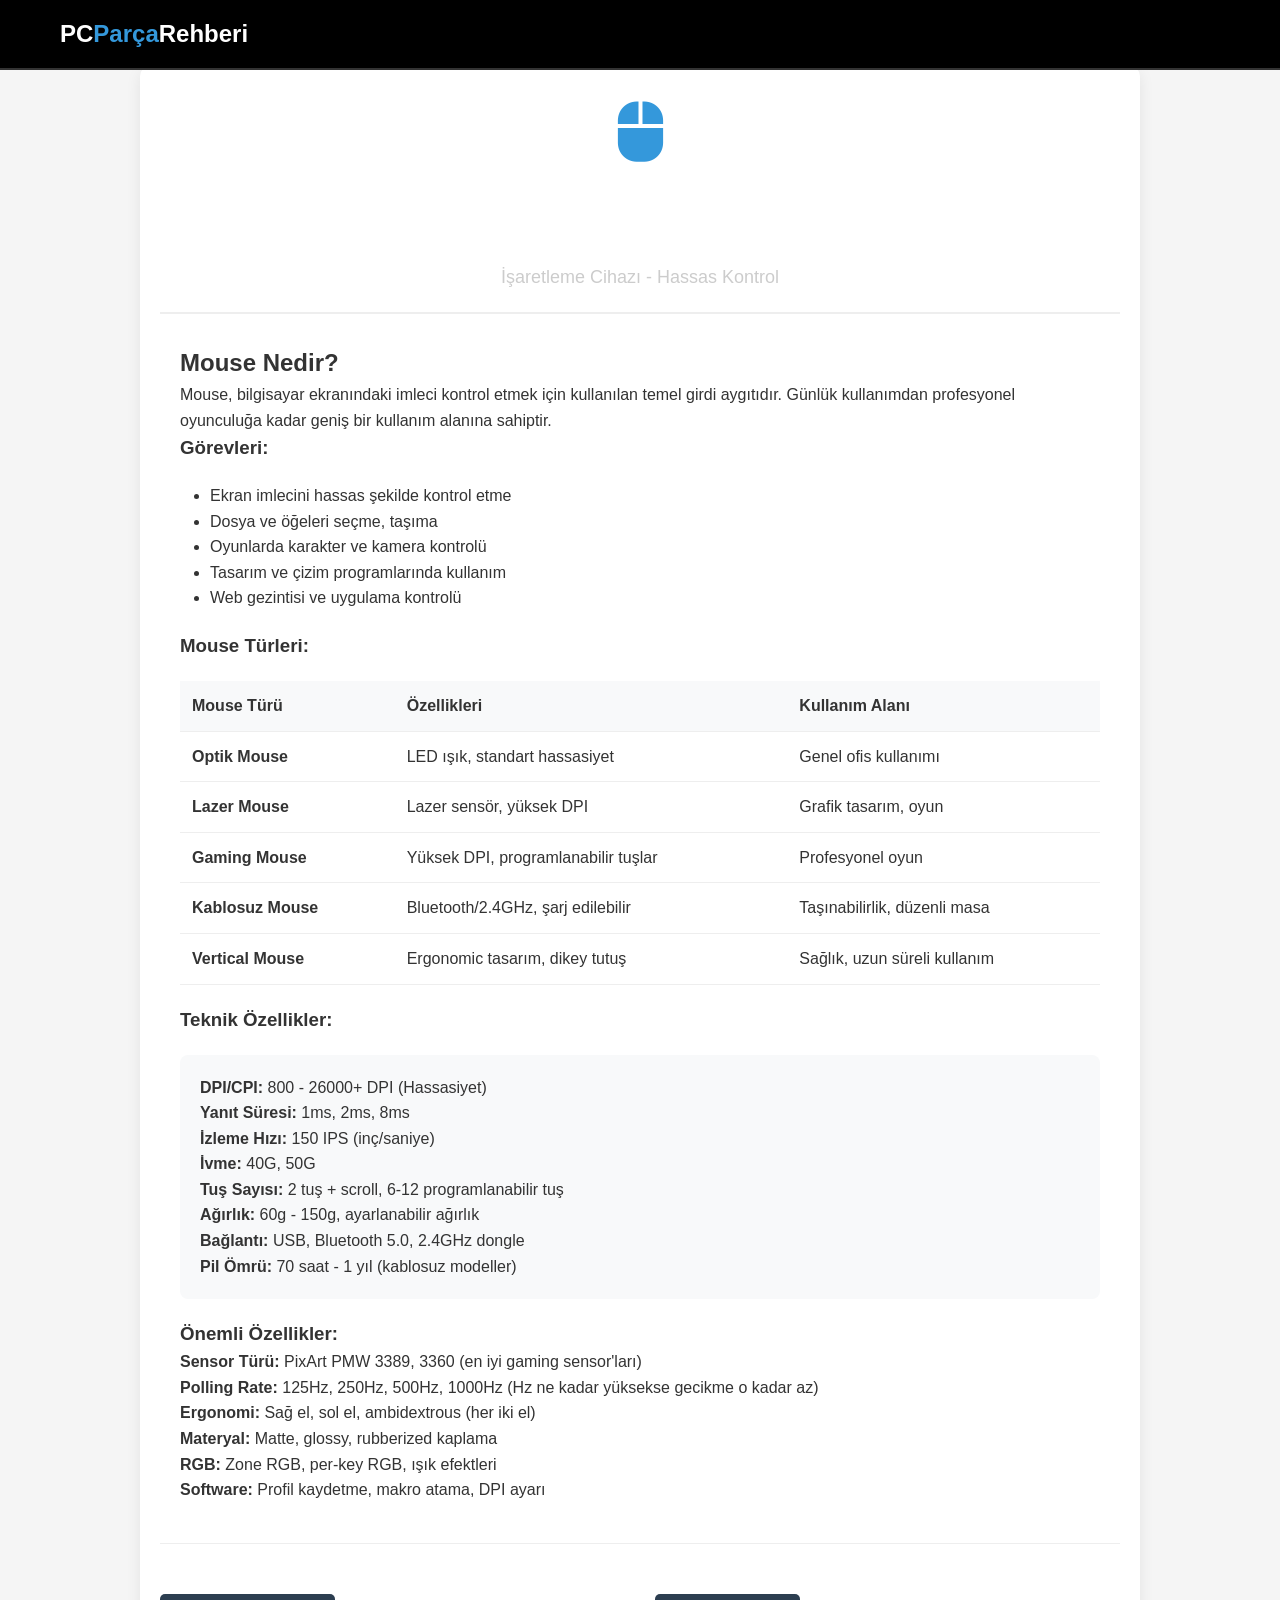
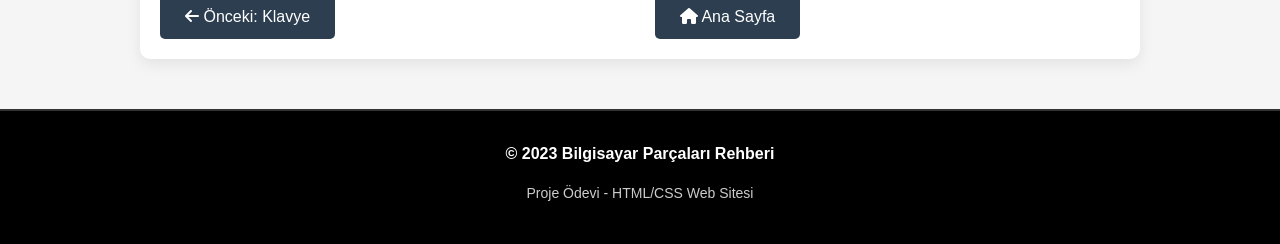
<file: mouse.html>
<!DOCTYPE html>
<html lang="tr">
<head><!-- Bu linki tüm HTML sayfalarının <head> kısmına ekle -->
<link rel="icon" type="image/x-icon" href="favicon.ico">
<link rel="icon" href="icon.png">
    <meta charset="UTF-8">
    <meta name="viewport" content="width=device-width, initial-scale=1.0">
    <title>Mouse - Bilgisayar Parçaları</title>
    <link rel="stylesheet" href="style.css">
    <link rel="stylesheet" href="https://cdnjs.cloudflare.com/ajax/libs/font-awesome/6.4.0/css/all.min.css">
    <li><a href="pc-toplama.html"><i class="fas fa-tools"></i> PC Toplama</a></li>
    <style>
        .detail-page {
            max-width: 1000px;
            margin: 40px auto;
            padding: 20px;
            background: white;
            border-radius: 10px;
            box-shadow: 0 5px 15px rgba(0,0,0,0.08);
        }
        .detail-header {
            text-align: center;
            padding-bottom: 20px;
            border-bottom: 2px solid #eee;
            margin-bottom: 30px;
        }
        .detail-icon {
            font-size: 60px;
            color: #3498db;
            margin-bottom: 20px;
        }
        .back-btn {
            display: inline-block;
            background: #2c3e50;
            color: white;
            padding: 10px 25px;
            border-radius: 5px;
            text-decoration: none;
            margin-top: 30px;
        }
        .back-btn:hover {
            background: #3498db;
        }
        .nav-buttons {
            display: flex;
            justify-content: space-between;
            margin-top: 40px;
            padding-top: 20px;
            border-top: 1px solid #eee;
        }
        .spec-table {
            width: 100%;
            border-collapse: collapse;
            margin: 20px 0;
        }
        .spec-table th, .spec-table td {
            padding: 12px;
            text-align: left;
            border-bottom: 1px solid #eee;
        }
        .spec-table th {
            background: #f8f9fa;
            font-weight: 600;
        }
        .spec-table tr:hover {
            background: #f8f9fa;
        }
    </style>
</head>
<body>
    <nav class="navbar">
        <div class="container">
            <a href="index.html" class="logo">PC<span style="color:#3498db;">Parça</span>Rehberi</a>
        </div>
    </nav>

    <div class="detail-page">
        <div class="detail-header">
            <div class="detail-icon">
                <i class="fas fa-mouse"></i>
            </div>
            <h1>Mouse (Fare)</h1>
            <p>İşaretleme Cihazı - Hassas Kontrol</p>
        </div>

        <div style="padding: 0 20px;">
            <h2>Mouse Nedir?</h2>
            <p>Mouse, bilgisayar ekranındaki imleci kontrol etmek için kullanılan temel girdi aygıtıdır. Günlük kullanımdan profesyonel oyunculuğa kadar geniş bir kullanım alanına sahiptir.</p>
            
            <h3>Görevleri:</h3>
            <ul style="margin: 20px 0 20px 30px;">
                <li>Ekran imlecini hassas şekilde kontrol etme</li>
                <li>Dosya ve öğeleri seçme, taşıma</li>
                <li>Oyunlarda karakter ve kamera kontrolü</li>
                <li>Tasarım ve çizim programlarında kullanım</li>
                <li>Web gezintisi ve uygulama kontrolü</li>
            </ul>
            
            <h3>Mouse Türleri:</h3>
            <table class="spec-table">
                <tr>
                    <th>Mouse Türü</th>
                    <th>Özellikleri</th>
                    <th>Kullanım Alanı</th>
                </tr>
                <tr>
                    <td><strong>Optik Mouse</strong></td>
                    <td>LED ışık, standart hassasiyet</td>
                    <td>Genel ofis kullanımı</td>
                </tr>
                <tr>
                    <td><strong>Lazer Mouse</strong></td>
                    <td>Lazer sensör, yüksek DPI</td>
                    <td>Grafik tasarım, oyun</td>
                </tr>
                <tr>
                    <td><strong>Gaming Mouse</strong></td>
                    <td>Yüksek DPI, programlanabilir tuşlar</td>
                    <td>Profesyonel oyun</td>
                </tr>
                <tr>
                    <td><strong>Kablosuz Mouse</strong></td>
                    <td>Bluetooth/2.4GHz, şarj edilebilir</td>
                    <td>Taşınabilirlik, düzenli masa</td>
                </tr>
                <tr>
                    <td><strong>Vertical Mouse</strong></td>
                    <td>Ergonomic tasarım, dikey tutuş</td>
                    <td>Sağlık, uzun süreli kullanım</td>
                </tr>
            </table>
            
            <h3>Teknik Özellikler:</h3>
            <div style="background: #f8f9fa; padding: 20px; border-radius: 8px; margin: 20px 0;">
                <p><strong>DPI/CPI:</strong> 800 - 26000+ DPI (Hassasiyet)</p>
                <p><strong>Yanıt Süresi:</strong> 1ms, 2ms, 8ms</p>
                <p><strong>İzleme Hızı:</strong> 150 IPS (inç/saniye)</p>
                <p><strong>İvme:</strong> 40G, 50G</p>
                <p><strong>Tuş Sayısı:</strong> 2 tuş + scroll, 6-12 programlanabilir tuş</p>
                <p><strong>Ağırlık:</strong> 60g - 150g, ayarlanabilir ağırlık</p>
                <p><strong>Bağlantı:</strong> USB, Bluetooth 5.0, 2.4GHz dongle</p>
                <p><strong>Pil Ömrü:</strong> 70 saat - 1 yıl (kablosuz modeller)</p>
            </div>
            
            <h3>Önemli Özellikler:</h3>
            <p><strong>Sensor Türü:</strong> PixArt PMW 3389, 3360 (en iyi gaming sensor'ları)</p>
            <p><strong>Polling Rate:</strong> 125Hz, 250Hz, 500Hz, 1000Hz (Hz ne kadar yüksekse gecikme o kadar az)</p>
            <p><strong>Ergonomi:</strong> Sağ el, sol el, ambidextrous (her iki el)</p>
            <p><strong>Materyal:</strong> Matte, glossy, rubberized kaplama</p>
            <p><strong>RGB:</strong> Zone RGB, per-key RGB, ışık efektleri</p>
            <p><strong>Software:</strong> Profil kaydetme, makro atama, DPI ayarı</p>
        </div>

        <div class="nav-buttons">
            <a href="klavye.html" class="back-btn">
                <i class="fas fa-arrow-left"></i> Önceki: Klavye
            </a>
            <a href="index.html" class="back-btn">
                <i class="fas fa-home"></i> Ana Sayfa
            </a>
            <div></div>
        </div>
    </div>

    <footer class="footer">
        <div class="container">
            <p>&copy; 2023 Bilgisayar Parçaları Rehberi</p>
            <p>Proje Ödevi - HTML/CSS Web Sitesi</p>
        </div>
    </footer>
</body>
</html>
</file>
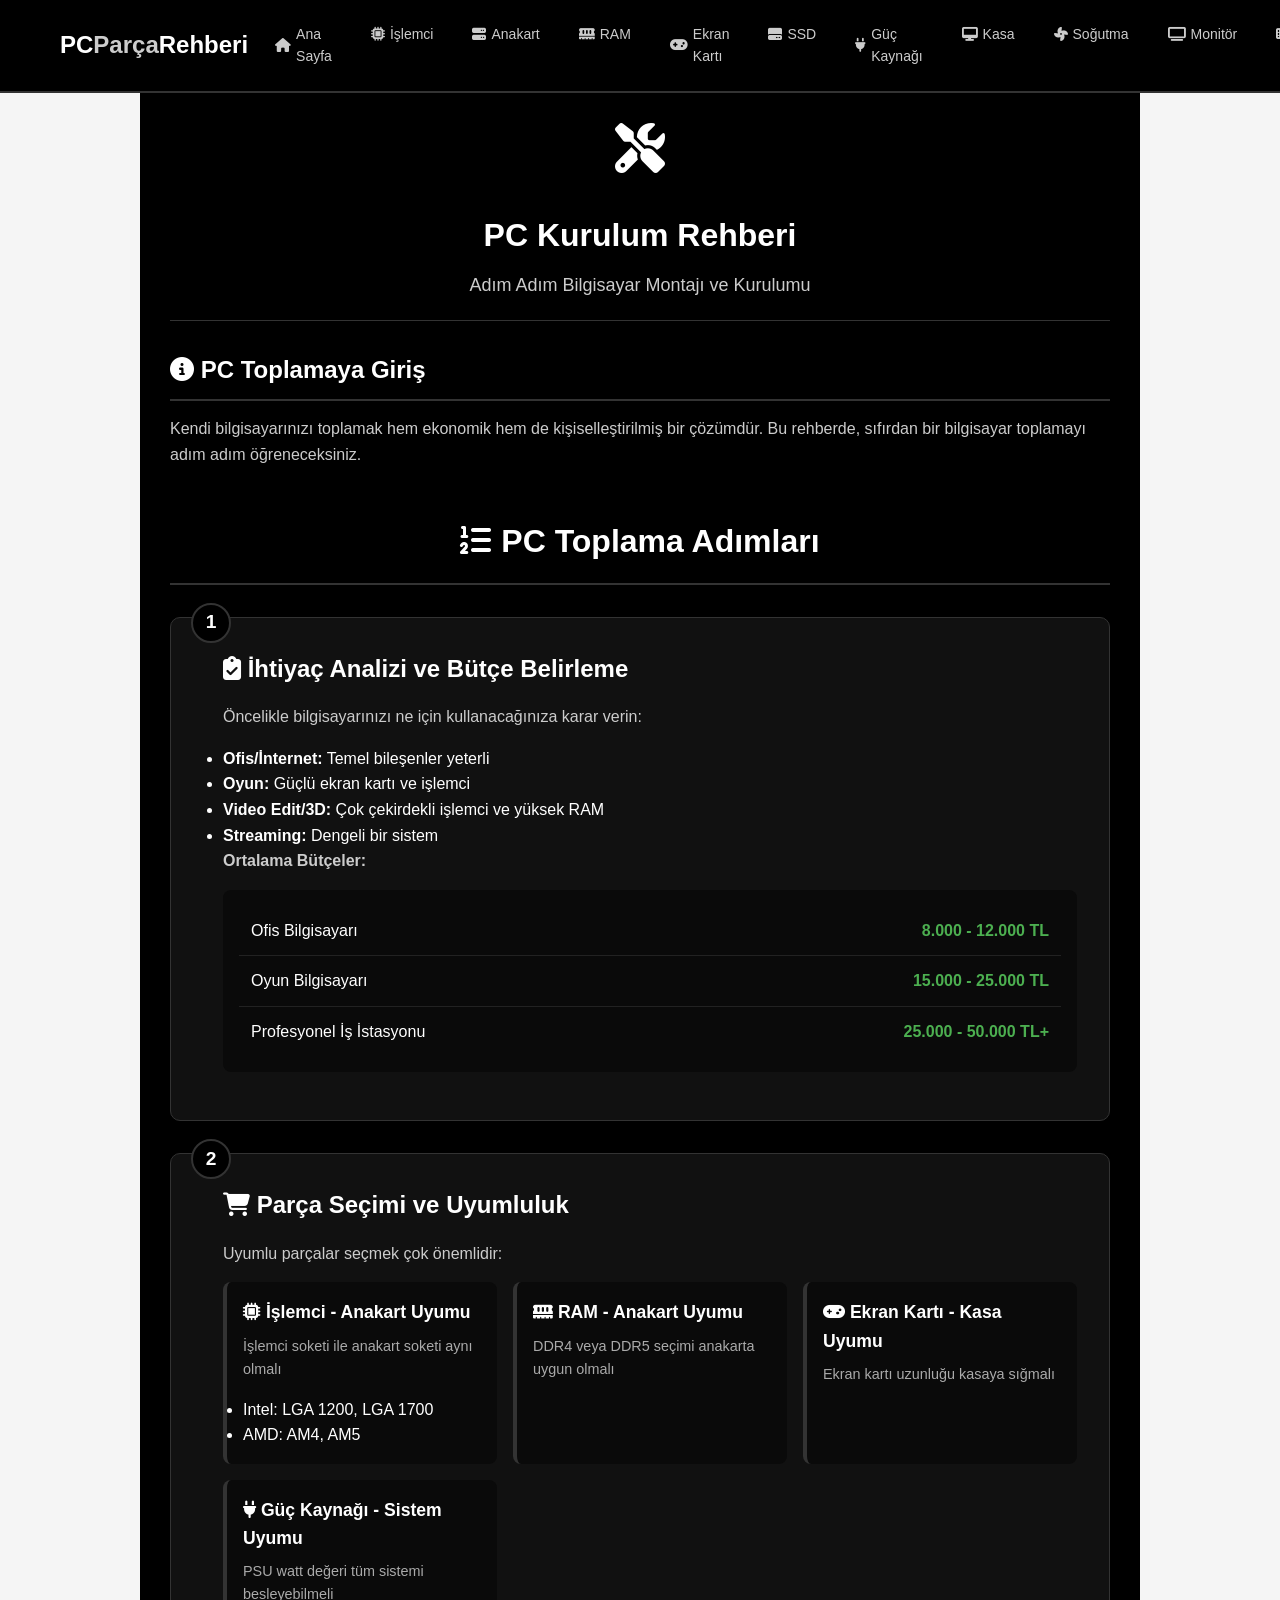
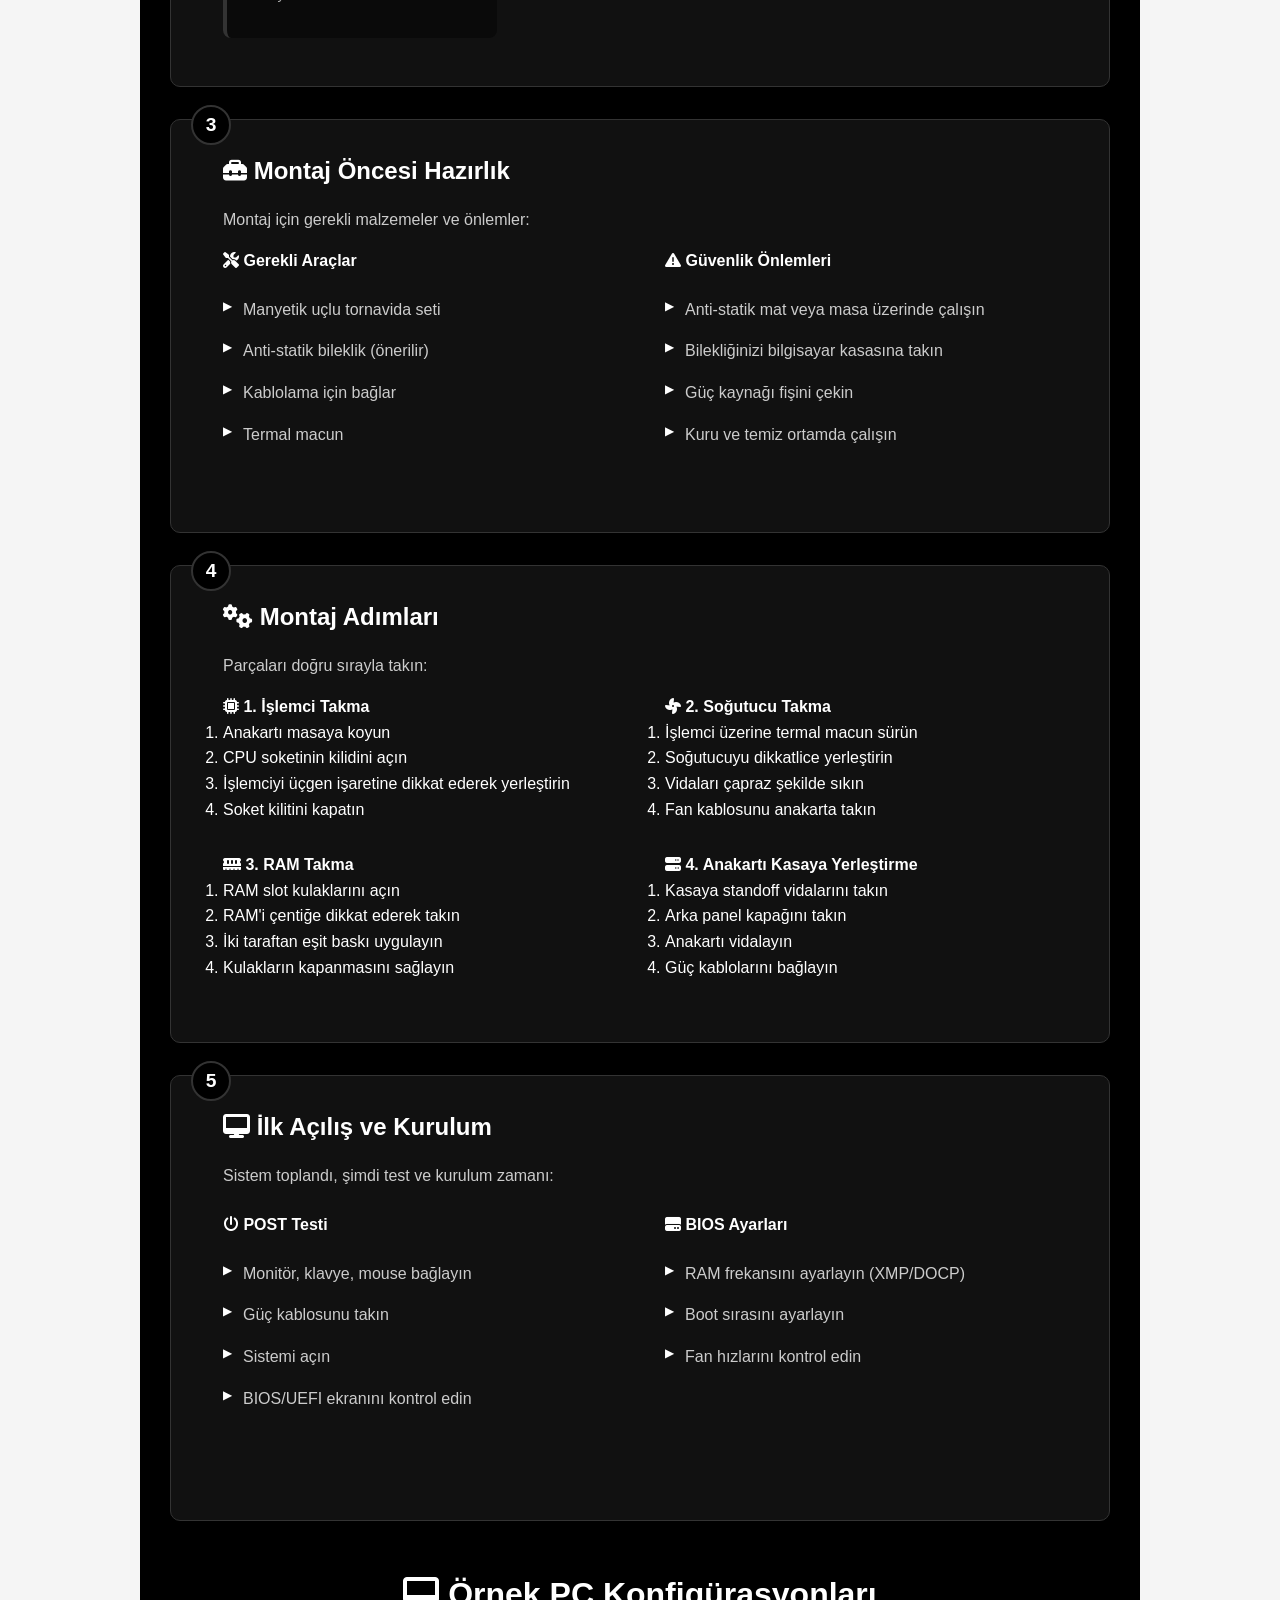
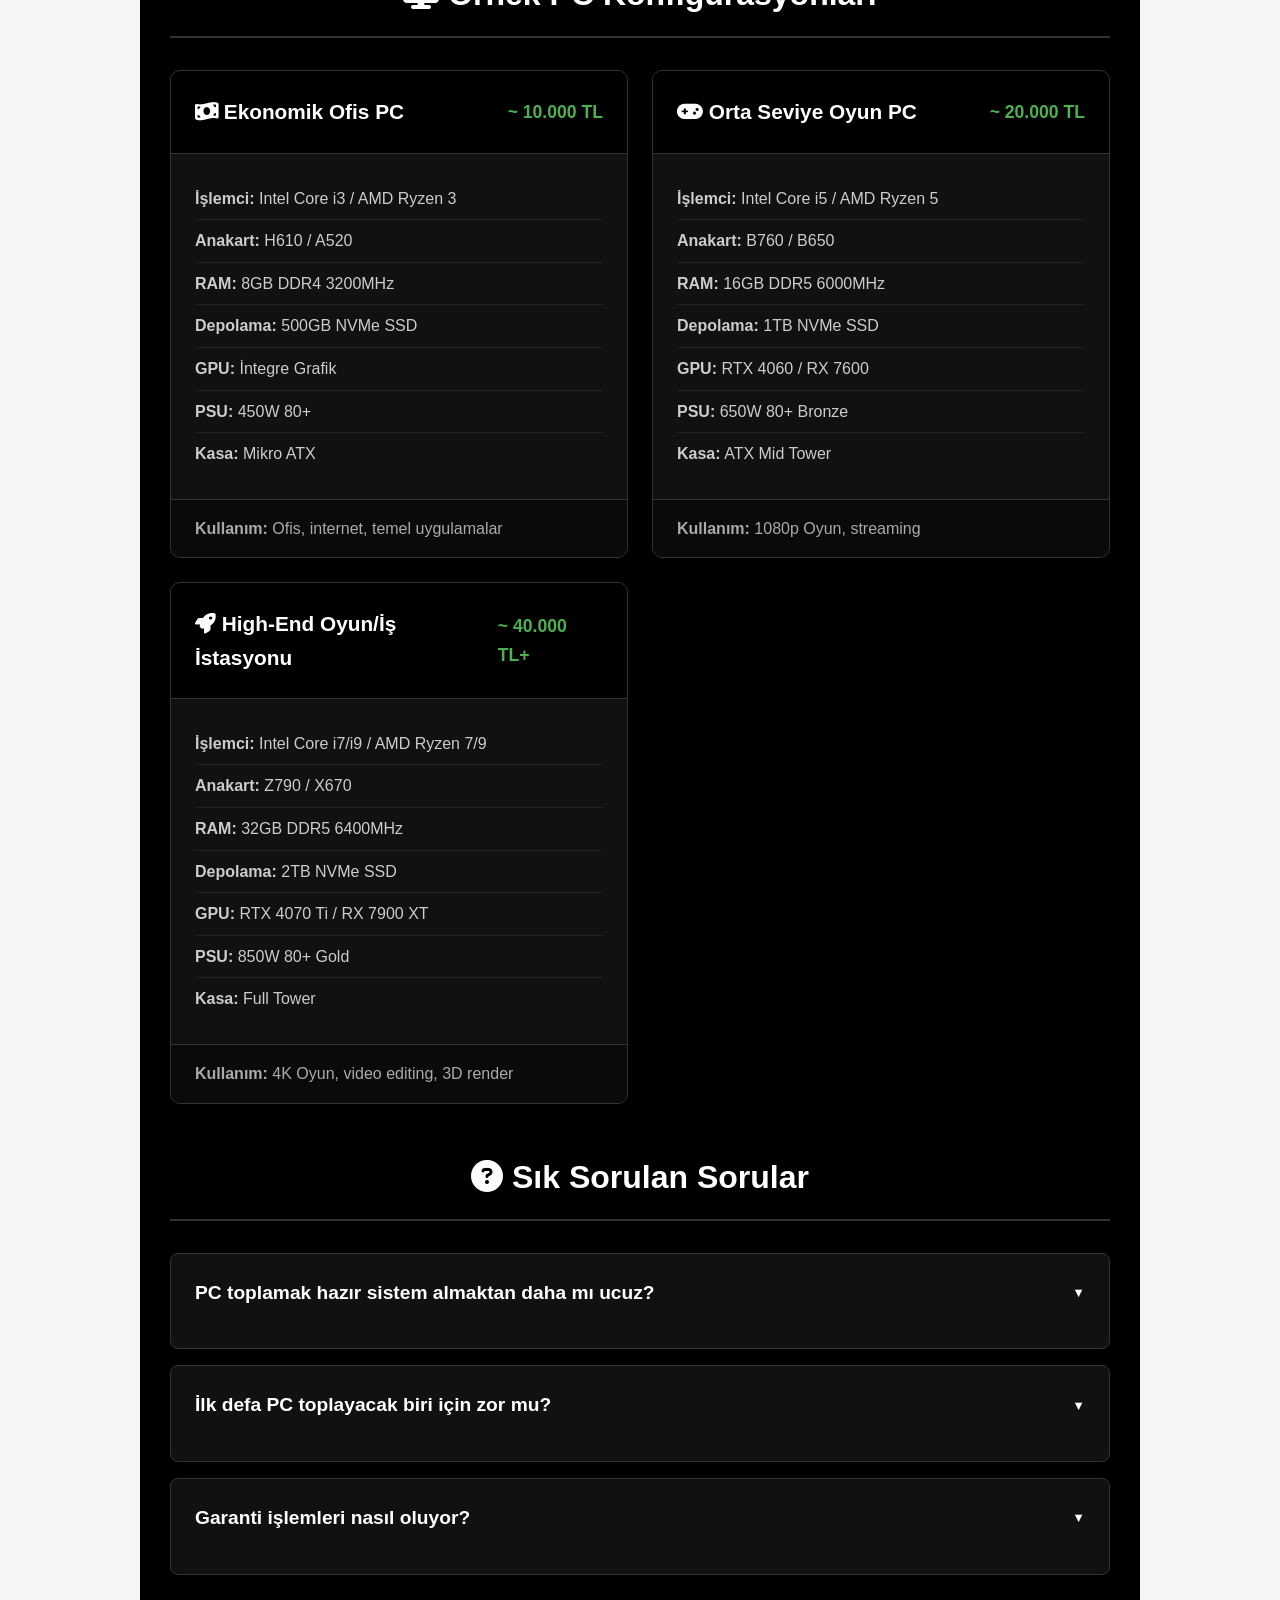
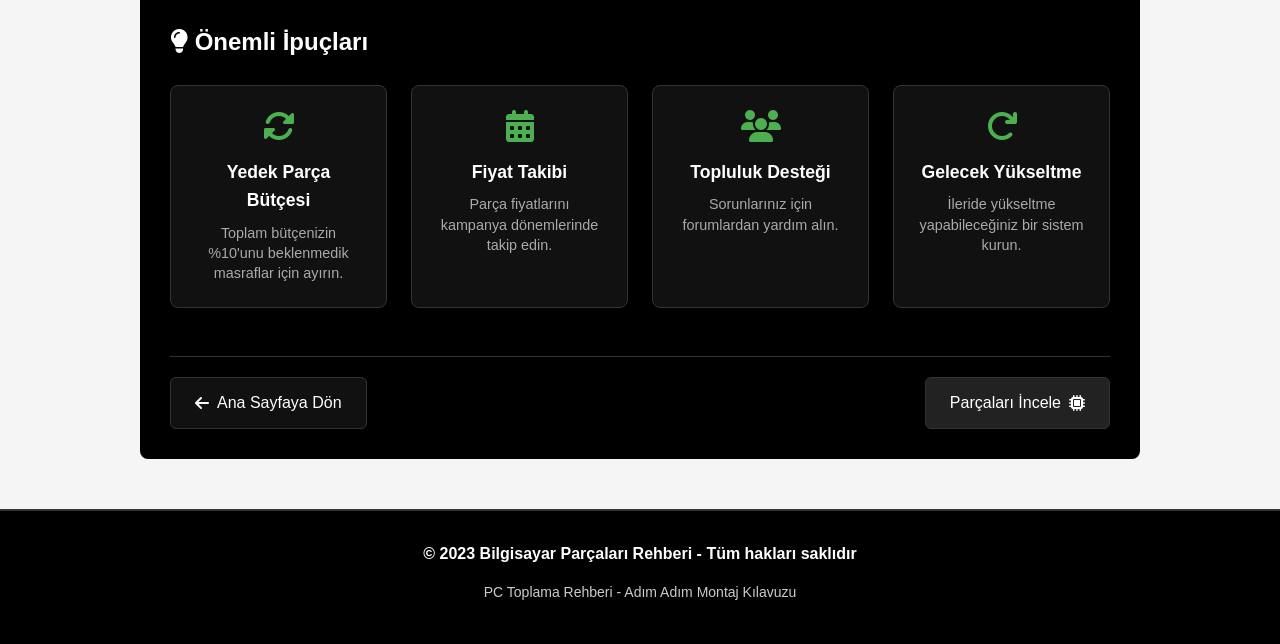
<file: pc-toplama.html>
<!DOCTYPE html>
<html lang="tr">
<head>
    <meta charset="UTF-8">
    <meta name="viewport" content="width=device-width, initial-scale=1.0">
    <title>PC Toplama Rehberi - Bilgisayar Parçaları Rehberi</title>
    <link rel="stylesheet" href="style.css">
    <link rel="stylesheet" href="https://cdnjs.cloudflare.com/ajax/libs/font-awesome/6.4.0/css/all.min.css">
    <link rel="icon" href="icon.png">
</head>
<body>
    <nav class="navbar">
        <div class="container">
            <a href="index.html" class="logo">PC<span>Parça</span>Rehberi</a>
            <ul class="nav-links">
                <li><a href="index.html"><i class="fas fa-home"></i> Ana Sayfa</a></li>
                <li><a href="islemci.html"><i class="fas fa-microchip"></i> İşlemci</a></li>
                <li><a href="anakart.html"><i class="fas fa-server"></i> Anakart</a></li>
                <li><a href="ram.html"><i class="fas fa-memory"></i> RAM</a></li>
                <li><a href="ekrankarti.html"><i class="fas fa-gamepad"></i> Ekran Kartı</a></li>
                <li><a href="ssd.html"><i class="fas fa-hdd"></i> SSD</a></li>
                <li><a href="psu.html"><i class="fas fa-plug"></i> Güç Kaynağı</a></li>
                <li><a href="kasa.html"><i class="fas fa-desktop"></i> Kasa</a></li>
                <li><a href="sogutma.html"><i class="fas fa-fan"></i> Soğutma</a></li>
                <li><a href="monitor.html"><i class="fas fa-tv"></i> Monitör</a></li>
                <li><a href="klavye.html"><i class="fas fa-keyboard"></i> Klavye</a></li>
                <li><a href="mouse.html"><i class="fas fa-mouse"></i> Mouse</a></li>
                <li><a href="pc-toplama.html" class="active"><i class="fas fa-tools"></i> PC Toplama</a></li>
            </ul>
            <button class="menu-btn">
                <i class="fas fa-bars"></i>
            </button>
        </div>
    </nav>

    <main class="container">
        <div class="detail-container">
            <div class="detail-header">
                <div class="detail-icon">
                    <i class="fas fa-tools"></i>
                </div>
                <h1>PC Kurulum Rehberi</h1>
                <p>Adım Adım Bilgisayar Montajı ve Kurulumu</p>
            </div>

            <div class="content-text">
                <h2><i class="fas fa-info-circle"></i> PC Toplamaya Giriş</h2>
                <p>Kendi bilgisayarınızı toplamak hem ekonomik hem de kişiselleştirilmiş bir çözümdür. Bu rehberde, sıfırdan bir bilgisayar toplamayı adım adım öğreneceksiniz.</p>
            </div>

            <div class="steps-container">
                <h2 class="steps-title"><i class="fas fa-list-ol"></i> PC Toplama Adımları</h2>
                
                <div class="step-card">
                    <div class="step-number">1</div>
                    <div class="step-content">
                        <h3><i class="fas fa-clipboard-check"></i> İhtiyaç Analizi ve Bütçe Belirleme</h3>
                        <p>Öncelikle bilgisayarınızı ne için kullanacağınıza karar verin:</p>
                        <ul>
                            <li><strong>Ofis/İnternet:</strong> Temel bileşenler yeterli</li>
                            <li><strong>Oyun:</strong> Güçlü ekran kartı ve işlemci</li>
                            <li><strong>Video Edit/3D:</strong> Çok çekirdekli işlemci ve yüksek RAM</li>
                            <li><strong>Streaming:</strong> Dengeli bir sistem</li>
                        </ul>
                        <p><strong>Ortalama Bütçeler:</strong></p>
                        <div class="budget-table">
                            <div class="budget-item">
                                <span>Ofis Bilgisayarı</span>
                                <span class="budget-price">8.000 - 12.000 TL</span>
                            </div>
                            <div class="budget-item">
                                <span>Oyun Bilgisayarı</span>
                                <span class="budget-price">15.000 - 25.000 TL</span>
                            </div>
                            <div class="budget-item">
                                <span>Profesyonel İş İstasyonu</span>
                                <span class="budget-price">25.000 - 50.000 TL+</span>
                            </div>
                        </div>
                    </div>
                </div>

                <div class="step-card">
                    <div class="step-number">2</div>
                    <div class="step-content">
                        <h3><i class="fas fa-shopping-cart"></i> Parça Seçimi ve Uyumluluk</h3>
                        <p>Uyumlu parçalar seçmek çok önemlidir:</p>
                        
                        <div class="compatibility-grid">
                            <div class="compat-item">
                                <h4><i class="fas fa-microchip"></i> İşlemci - Anakart Uyumu</h4>
                                <p>İşlemci soketi ile anakart soketi aynı olmalı</p>
                                <ul>
                                    <li>Intel: LGA 1200, LGA 1700</li>
                                    <li>AMD: AM4, AM5</li>
                                </ul>
                            </div>
                            
                            <div class="compat-item">
                                <h4><i class="fas fa-memory"></i> RAM - Anakart Uyumu</h4>
                                <p>DDR4 veya DDR5 seçimi anakarta uygun olmalı</p>
                            </div>
                            
                            <div class="compat-item">
                                <h4><i class="fas fa-gamepad"></i> Ekran Kartı - Kasa Uyumu</h4>
                                <p>Ekran kartı uzunluğu kasaya sığmalı</p>
                            </div>
                            
                            <div class="compat-item">
                                <h4><i class="fas fa-plug"></i> Güç Kaynağı - Sistem Uyumu</h4>
                                <p>PSU watt değeri tüm sistemi besleyebilmeli</p>
                            </div>
                        </div>
                    </div>
                </div>

                <div class="step-card">
                    <div class="step-number">3</div>
                    <div class="step-content">
                        <h3><i class="fas fa-toolbox"></i> Montaj Öncesi Hazırlık</h3>
                        <p>Montaj için gerekli malzemeler ve önlemler:</p>
                        
                        <div class="content-grid">
                            <div class="content-text">
                                <h4><i class="fas fa-tools"></i> Gerekli Araçlar</h4>
                                <ul>
                                    <li>Manyetik uçlu tornavida seti</li>
                                    <li>Anti-statik bileklik (önerilir)</li>
                                    <li>Kablolama için bağlar</li>
                                    <li>Termal macun</li>
                                </ul>
                            </div>
                            
                            <div class="content-text">
                                <h4><i class="fas fa-exclamation-triangle"></i> Güvenlik Önlemleri</h4>
                                <ul>
                                    <li>Anti-statik mat veya masa üzerinde çalışın</li>
                                    <li>Bilekliğinizi bilgisayar kasasına takın</li>
                                    <li>Güç kaynağı fişini çekin</li>
                                    <li>Kuru ve temiz ortamda çalışın</li>
                                </ul>
                            </div>
                        </div>
                    </div>
                </div>

                <div class="step-card">
                    <div class="step-number">4</div>
                    <div class="step-content">
                        <h3><i class="fas fa-cogs"></i> Montaj Adımları</h3>
                        <p>Parçaları doğru sırayla takın:</p>
                        
                        <div class="content-grid">
                            <div class="content-text">
                                <h4><i class="fas fa-microchip"></i> 1. İşlemci Takma</h4>
                                <ol>
                                    <li>Anakartı masaya koyun</li>
                                    <li>CPU soketinin kilidini açın</li>
                                    <li>İşlemciyi üçgen işaretine dikkat ederek yerleştirin</li>
                                    <li>Soket kilitini kapatın</li>
                                </ol>
                            </div>
                            
                            <div class="content-text">
                                <h4><i class="fas fa-fan"></i> 2. Soğutucu Takma</h4>
                                <ol>
                                    <li>İşlemci üzerine termal macun sürün</li>
                                    <li>Soğutucuyu dikkatlice yerleştirin</li>
                                    <li>Vidaları çapraz şekilde sıkın</li>
                                    <li>Fan kablosunu anakarta takın</li>
                                </ol>
                            </div>
                        </div>
                        
                        <div class="content-grid">
                            <div class="content-text">
                                <h4><i class="fas fa-memory"></i> 3. RAM Takma</h4>
                                <ol>
                                    <li>RAM slot kulaklarını açın</li>
                                    <li>RAM'i çentiğe dikkat ederek takın</li>
                                    <li>İki taraftan eşit baskı uygulayın</li>
                                    <li>Kulakların kapanmasını sağlayın</li>
                                </ol>
                            </div>
                            
                            <div class="content-text">
                                <h4><i class="fas fa-server"></i> 4. Anakartı Kasaya Yerleştirme</h4>
                                <ol>
                                    <li>Kasaya standoff vidalarını takın</li>
                                    <li>Arka panel kapağını takın</li>
                                    <li>Anakartı vidalayın</li>
                                    <li>Güç kablolarını bağlayın</li>
                                </ol>
                            </div>
                        </div>
                    </div>
                </div>

                <div class="step-card">
                    <div class="step-number">5</div>
                    <div class="step-content">
                        <h3><i class="fas fa-desktop"></i> İlk Açılış ve Kurulum</h3>
                        <p>Sistem toplandı, şimdi test ve kurulum zamanı:</p>
                        
                        <div class="setup-grid">
                            <div class="content-grid">
                                <div class="content-text">
                                    <h4><i class="fas fa-power-off"></i> POST Testi</h4>
                                    <ul>
                                        <li>Monitör, klavye, mouse bağlayın</li>
                                        <li>Güç kablosunu takın</li>
                                        <li>Sistemi açın</li>
                                        <li>BIOS/UEFI ekranını kontrol edin</li>
                                    </ul>
                                </div>
                                
                                <div class="content-text">
                                    <h4><i class="fas fa-hdd"></i> BIOS Ayarları</h4>
                                    <ul>
                                        <li>RAM frekansını ayarlayın (XMP/DOCP)</li>
                                        <li>Boot sırasını ayarlayın</li>
                                        <li>Fan hızlarını kontrol edin</li>
                                    </ul>
                                </div>
                            </div>
                        </div>
                    </div>
                </div>
            </div>

            <div class="configurations">
                <h2 class="config-title"><i class="fas fa-desktop"></i> Örnek PC Konfigürasyonları</h2>
                
                <div class="config-grid">
                    <div class="config-card">
                        <div class="config-header">
                            <h3><i class="fas fa-money-bill-wave"></i> Ekonomik Ofis PC</h3>
                            <span class="config-price">~ 10.000 TL</span>
                        </div>
                        <div class="config-specs">
                            <ul>
                                <li><strong>İşlemci:</strong> Intel Core i3 / AMD Ryzen 3</li>
                                <li><strong>Anakart:</strong> H610 / A520</li>
                                <li><strong>RAM:</strong> 8GB DDR4 3200MHz</li>
                                <li><strong>Depolama:</strong> 500GB NVMe SSD</li>
                                <li><strong>GPU:</strong> İntegre Grafik</li>
                                <li><strong>PSU:</strong> 450W 80+</li>
                                <li><strong>Kasa:</strong> Mikro ATX</li>
                            </ul>
                        </div>
                        <div class="config-purpose">
                            <strong>Kullanım:</strong> Ofis, internet, temel uygulamalar
                        </div>
                    </div>
                    
                    <div class="config-card">
                        <div class="config-header">
                            <h3><i class="fas fa-gamepad"></i> Orta Seviye Oyun PC</h3>
                            <span class="config-price">~ 20.000 TL</span>
                        </div>
                        <div class="config-specs">
                            <ul>
                                <li><strong>İşlemci:</strong> Intel Core i5 / AMD Ryzen 5</li>
                                <li><strong>Anakart:</strong> B760 / B650</li>
                                <li><strong>RAM:</strong> 16GB DDR5 6000MHz</li>
                                <li><strong>Depolama:</strong> 1TB NVMe SSD</li>
                                <li><strong>GPU:</strong> RTX 4060 / RX 7600</li>
                                <li><strong>PSU:</strong> 650W 80+ Bronze</li>
                                <li><strong>Kasa:</strong> ATX Mid Tower</li>
                            </ul>
                        </div>
                        <div class="config-purpose">
                            <strong>Kullanım:</strong> 1080p Oyun, streaming
                        </div>
                    </div>
                    
                    <div class="config-card">
                        <div class="config-header">
                            <h3><i class="fas fa-rocket"></i> High-End Oyun/İş İstasyonu</h3>
                            <span class="config-price">~ 40.000 TL+</span>
                        </div>
                        <div class="config-specs">
                            <ul>
                                <li><strong>İşlemci:</strong> Intel Core i7/i9 / AMD Ryzen 7/9</li>
                                <li><strong>Anakart:</strong> Z790 / X670</li>
                                <li><strong>RAM:</strong> 32GB DDR5 6400MHz</li>
                                <li><strong>Depolama:</strong> 2TB NVMe SSD</li>
                                <li><strong>GPU:</strong> RTX 4070 Ti / RX 7900 XT</li>
                                <li><strong>PSU:</strong> 850W 80+ Gold</li>
                                <li><strong>Kasa:</strong> Full Tower</li>
                            </ul>
                        </div>
                        <div class="config-purpose">
                            <strong>Kullanım:</strong> 4K Oyun, video editing, 3D render
                        </div>
                    </div>
                </div>
            </div>

            <div class="faq-section">
                <h2 class="faq-title"><i class="fas fa-question-circle"></i> Sık Sorulan Sorular</h2>
                
                <div class="faq-item">
                    <h3 class="faq-question">PC toplamak hazır sistem almaktan daha mı ucuz?</h3>
                    <p class="faq-answer">Evet, genellikle %15-25 daha ucuz olur. Ayrıca parça seçiminde esneklik ve daha kaliteli bileşenler kullanma şansınız olur.</p>
                </div>
                
                <div class="faq-item">
                    <h3 class="faq-question">İlk defa PC toplayacak biri için zor mu?</h3>
                    <p class="faq-answer">Hayır, dikkatli ve adımları takip ederseniz kolaydır. YouTube'dan montaj videoları izleyerek kendinizi geliştirebilirsiniz.</p>
                </div>
                
                <div class="faq-item">
                    <h3 class="faq-question">Garanti işlemleri nasıl oluyor?</h3>
                    <p class="faq-answer">Her parçanın kendi garantisi olur. Arıza durumunda ilgili parçanın garantisine başvurursunuz. Montaj hataları genellikle garanti kapsamında değildir.</p>
                </div>
            </div>

            <div class="final-notes">
                <h2><i class="fas fa-lightbulb"></i> Önemli İpuçları</h2>
                <div class="tips-grid">
                    <div class="tip-card">
                        <i class="fas fa-sync-alt"></i>
                        <h4>Yedek Parça Bütçesi</h4>
                        <p>Toplam bütçenizin %10'unu beklenmedik masraflar için ayırın.</p>
                    </div>
                    
                    <div class="tip-card">
                        <i class="fas fa-calendar-alt"></i>
                        <h4>Fiyat Takibi</h4>
                        <p>Parça fiyatlarını kampanya dönemlerinde takip edin.</p>
                    </div>
                    
                    <div class="tip-card">
                        <i class="fas fa-users"></i>
                        <h4>Topluluk Desteği</h4>
                        <p>Sorunlarınız için forumlardan yardım alın.</p>
                    </div>
                    
                    <div class="tip-card">
                        <i class="fas fa-redo"></i>
                        <h4>Gelecek Yükseltme</h4>
                        <p>İleride yükseltme yapabileceğiniz bir sistem kurun.</p>
                    </div>
                </div>
            </div>

            <div class="navigation-buttons">
                <a href="index.html" class="nav-btn">
                    <i class="fas fa-arrow-left"></i> Ana Sayfaya Dön
                </a>
                <a href="islemci.html" class="nav-btn next">
                    Parçaları İncele <i class="fas fa-microchip"></i>
                </a>
            </div>
        </div>
    </main>

    <footer class="footer">
        <div class="container">
            <p>&copy; 2023 Bilgisayar Parçaları Rehberi - Tüm hakları saklıdır</p>
            <p>PC Toplama Rehberi - Adım Adım Montaj Kılavuzu</p>
        </div>
    </footer>

    <script src="script.js"></script>
</body>
</html>
</file>
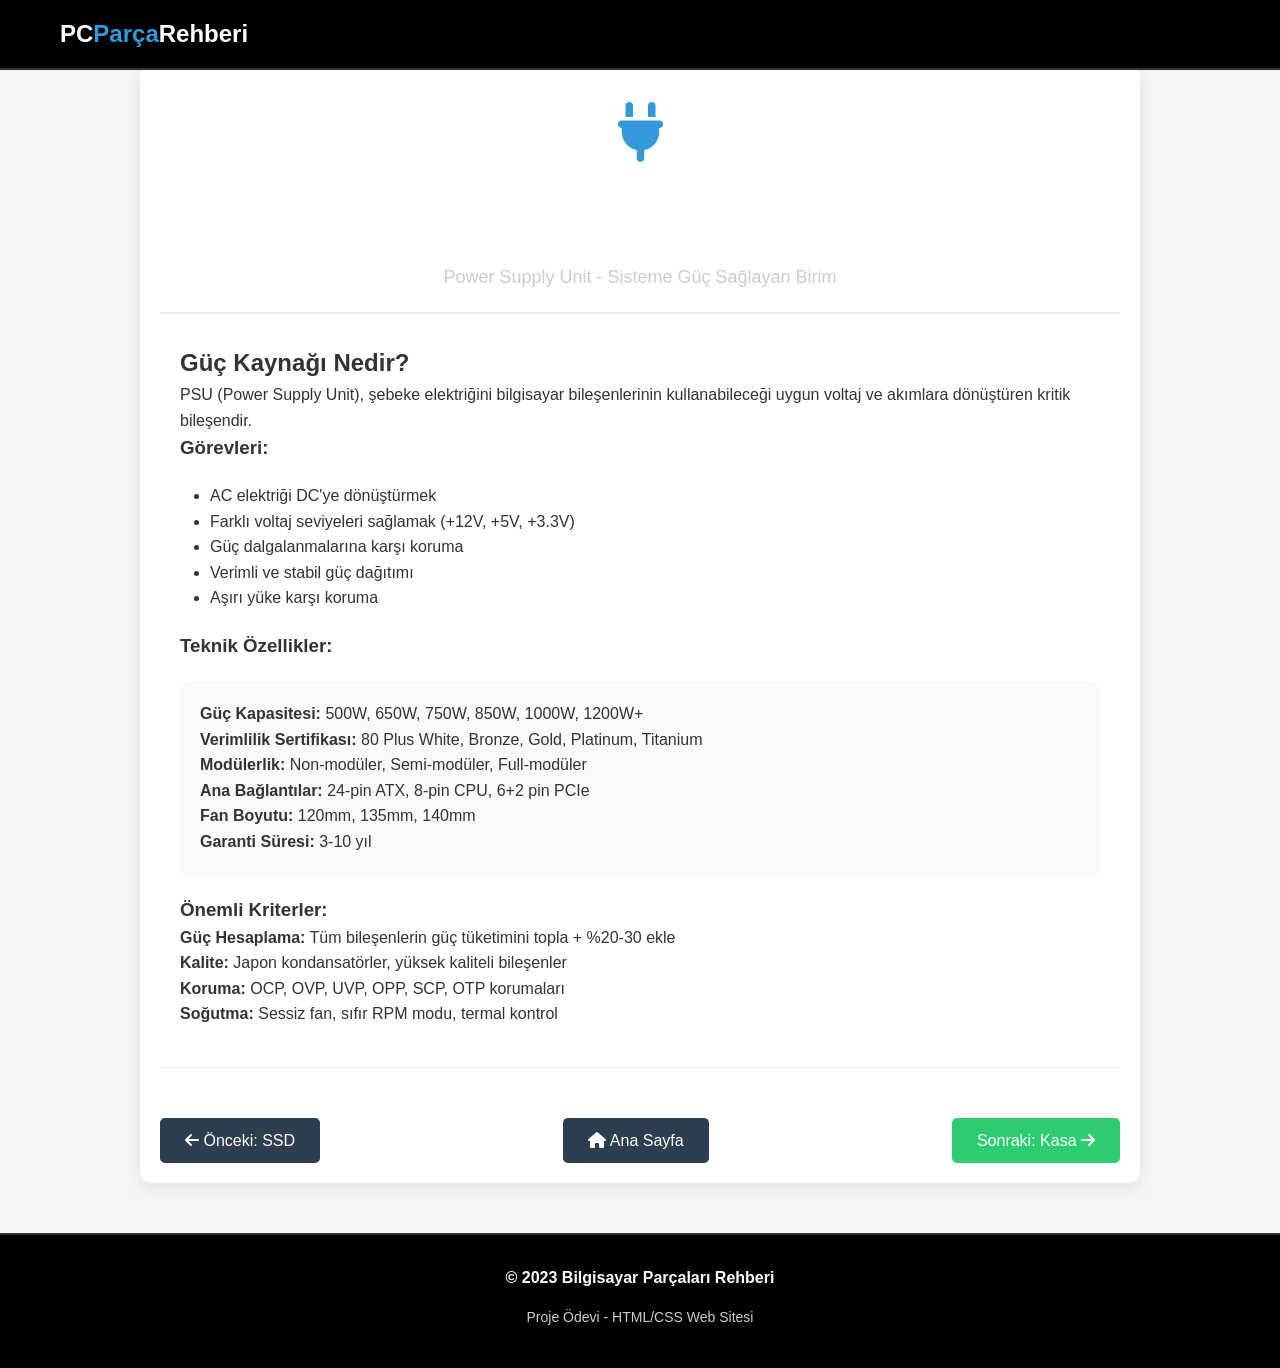
<file: psu.html>
<!DOCTYPE html>
<html lang="tr">
<head><!-- Bu linki tüm HTML sayfalarının <head> kısmına ekle -->
<link rel="icon" type="image/x-icon" href="favicon.ico">
<link rel="icon" href="icon.png">
    <meta charset="UTF-8">
    <meta name="viewport" content="width=device-width, initial-scale=1.0">
    <title>Güç Kaynağı - Bilgisayar Parçaları</title>
    <link rel="stylesheet" href="style.css">
    <link rel="stylesheet" href="https://cdnjs.cloudflare.com/ajax/libs/font-awesome/6.4.0/css/all.min.css">
    <li><a href="pc-toplama.html"><i class="fas fa-tools"></i> PC Toplama</a></li>
    <style>
        .detail-page {
            max-width: 1000px;
            margin: 40px auto;
            padding: 20px;
            background: white;
            border-radius: 10px;
            box-shadow: 0 5px 15px rgba(0,0,0,0.08);
        }
        .detail-header {
            text-align: center;
            padding-bottom: 20px;
            border-bottom: 2px solid #eee;
            margin-bottom: 30px;
        }
        .detail-icon {
            font-size: 60px;
            color: #3498db;
            margin-bottom: 20px;
        }
        .back-btn {
            display: inline-block;
            background: #2c3e50;
            color: white;
            padding: 10px 25px;
            border-radius: 5px;
            text-decoration: none;
            margin-top: 30px;
        }
        .back-btn:hover {
            background: #3498db;
        }
        .nav-buttons {
            display: flex;
            justify-content: space-between;
            margin-top: 40px;
            padding-top: 20px;
            border-top: 1px solid #eee;
        }
    </style>
</head>
<body>
    <nav class="navbar">
        <div class="container">
            <a href="index.html" class="logo">PC<span style="color:#3498db;">Parça</span>Rehberi</a>
        </div>
    </nav>

    <div class="detail-page">
        <div class="detail-header">
            <div class="detail-icon">
                <i class="fas fa-plug"></i>
            </div>
            <h1>Güç Kaynağı (PSU)</h1>
            <p>Power Supply Unit - Sisteme Güç Sağlayan Birim</p>
        </div>

        <div style="padding: 0 20px;">
            <h2>Güç Kaynağı Nedir?</h2>
            <p>PSU (Power Supply Unit), şebeke elektriğini bilgisayar bileşenlerinin kullanabileceği uygun voltaj ve akımlara dönüştüren kritik bileşendir.</p>
            
            <h3>Görevleri:</h3>
            <ul style="margin: 20px 0 20px 30px;">
                <li>AC elektriği DC'ye dönüştürmek</li>
                <li>Farklı voltaj seviyeleri sağlamak (+12V, +5V, +3.3V)</li>
                <li>Güç dalgalanmalarına karşı koruma</li>
                <li>Verimli ve stabil güç dağıtımı</li>
                <li>Aşırı yüke karşı koruma</li>
            </ul>
            
            <h3>Teknik Özellikler:</h3>
            <div style="background: #f8f9fa; padding: 20px; border-radius: 8px; margin: 20px 0;">
                <p><strong>Güç Kapasitesi:</strong> 500W, 650W, 750W, 850W, 1000W, 1200W+</p>
                <p><strong>Verimlilik Sertifikası:</strong> 80 Plus White, Bronze, Gold, Platinum, Titanium</p>
                <p><strong>Modülerlik:</strong> Non-modüler, Semi-modüler, Full-modüler</p>
                <p><strong>Ana Bağlantılar:</strong> 24-pin ATX, 8-pin CPU, 6+2 pin PCIe</p>
                <p><strong>Fan Boyutu:</strong> 120mm, 135mm, 140mm</p>
                <p><strong>Garanti Süresi:</strong> 3-10 yıl</p>
            </div>
            
            <h3>Önemli Kriterler:</h3>
            <p><strong>Güç Hesaplama:</strong> Tüm bileşenlerin güç tüketimini topla + %20-30 ekle</p>
            <p><strong>Kalite:</strong> Japon kondansatörler, yüksek kaliteli bileşenler</p>
            <p><strong>Koruma:</strong> OCP, OVP, UVP, OPP, SCP, OTP korumaları</p>
            <p><strong>Soğutma:</strong> Sessiz fan, sıfır RPM modu, termal kontrol</p>
        </div>

        <div class="nav-buttons">
            <a href="ssd.html" class="back-btn">
                <i class="fas fa-arrow-left"></i> Önceki: SSD
            </a>
            <a href="index.html" class="back-btn">
                <i class="fas fa-home"></i> Ana Sayfa
            </a>
            <a href="kasa.html" class="back-btn" style="background: #2ecc71;">
                Sonraki: Kasa <i class="fas fa-arrow-right"></i>
            </a>
        </div>
    </div>

    <footer class="footer">
        <div class="container">
            <p>&copy; 2023 Bilgisayar Parçaları Rehberi</p>
            <p>Proje Ödevi - HTML/CSS Web Sitesi</p>
        </div>
    </footer>
</body>
</html>
</file>
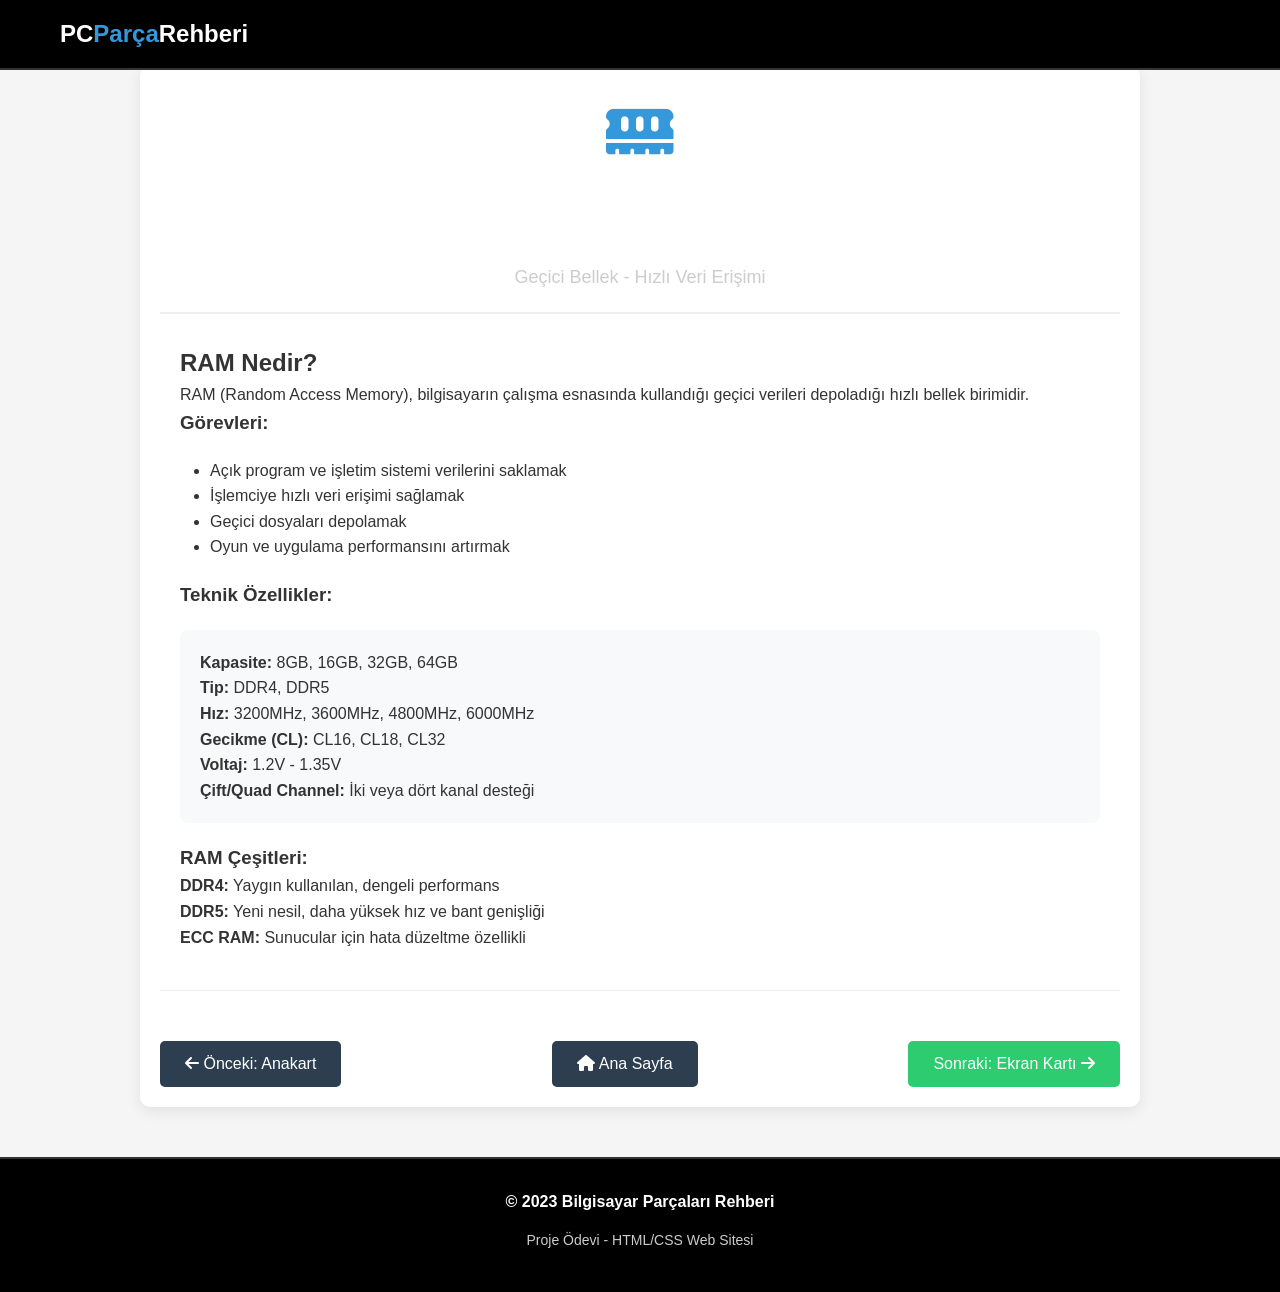
<file: ram.html>
<!DOCTYPE html>
<html lang="tr">
<head><!-- Bu linki tüm HTML sayfalarının <head> kısmına ekle -->
<link rel="icon" type="image/x-icon" href="favicon.ico">
<link rel="icon" href="icon.png">
    <meta charset="UTF-8">
    <meta name="viewport" content="width=device-width, initial-scale=1.0">
    <title>RAM - Bilgisayar Parçaları</title>
    <link rel="stylesheet" href="style.css">
    <link rel="stylesheet" href="https://cdnjs.cloudflare.com/ajax/libs/font-awesome/6.4.0/css/all.min.css">
    <li><a href="pc-toplama.html"><i class="fas fa-tools"></i> PC Toplama</a></li>
    <style>
        .detail-page {
            max-width: 1000px;
            margin: 40px auto;
            padding: 20px;
            background: white;
            border-radius: 10px;
            box-shadow: 0 5px 15px rgba(0,0,0,0.08);
        }
        .detail-header {
            text-align: center;
            padding-bottom: 20px;
            border-bottom: 2px solid #eee;
            margin-bottom: 30px;
        }
        .detail-icon {
            font-size: 60px;
            color: #3498db;
            margin-bottom: 20px;
        }
        .back-btn {
            display: inline-block;
            background: #2c3e50;
            color: white;
            padding: 10px 25px;
            border-radius: 5px;
            text-decoration: none;
            margin-top: 30px;
        }
        .back-btn:hover {
            background: #3498db;
        }
        .nav-buttons {
            display: flex;
            justify-content: space-between;
            margin-top: 40px;
            padding-top: 20px;
            border-top: 1px solid #eee;
        }
    </style>
</head>
<body>
    <nav class="navbar">
        <div class="container">
            <a href="index.html" class="logo">PC<span style="color:#3498db;">Parça</span>Rehberi</a>
        </div>
    </nav>

    <div class="detail-page">
        <div class="detail-header">
            <div class="detail-icon">
                <i class="fas fa-memory"></i>
            </div>
            <h1>RAM (Random Access Memory)</h1>
            <p>Geçici Bellek - Hızlı Veri Erişimi</p>
        </div>

        <div style="padding: 0 20px;">
            <h2>RAM Nedir?</h2>
            <p>RAM (Random Access Memory), bilgisayarın çalışma esnasında kullandığı geçici verileri depoladığı hızlı bellek birimidir.</p>
            
            <h3>Görevleri:</h3>
            <ul style="margin: 20px 0 20px 30px;">
                <li>Açık program ve işletim sistemi verilerini saklamak</li>
                <li>İşlemciye hızlı veri erişimi sağlamak</li>
                <li>Geçici dosyaları depolamak</li>
                <li>Oyun ve uygulama performansını artırmak</li>
            </ul>
            
            <h3>Teknik Özellikler:</h3>
            <div style="background: #f8f9fa; padding: 20px; border-radius: 8px; margin: 20px 0;">
                <p><strong>Kapasite:</strong> 8GB, 16GB, 32GB, 64GB</p>
                <p><strong>Tip:</strong> DDR4, DDR5</p>
                <p><strong>Hız:</strong> 3200MHz, 3600MHz, 4800MHz, 6000MHz</p>
                <p><strong>Gecikme (CL):</strong> CL16, CL18, CL32</p>
                <p><strong>Voltaj:</strong> 1.2V - 1.35V</p>
                <p><strong>Çift/Quad Channel:</strong> İki veya dört kanal desteği</p>
            </div>
            
            <h3>RAM Çeşitleri:</h3>
            <p><strong>DDR4:</strong> Yaygın kullanılan, dengeli performans</p>
            <p><strong>DDR5:</strong> Yeni nesil, daha yüksek hız ve bant genişliği</p>
            <p><strong>ECC RAM:</strong> Sunucular için hata düzeltme özellikli</p>
        </div>

        <div class="nav-buttons">
            <a href="anakart.html" class="back-btn">
                <i class="fas fa-arrow-left"></i> Önceki: Anakart
            </a>
            <a href="index.html" class="back-btn">
                <i class="fas fa-home"></i> Ana Sayfa
            </a>
            <a href="ekrankarti.html" class="back-btn" style="background: #2ecc71;">
                Sonraki: Ekran Kartı <i class="fas fa-arrow-right"></i>
            </a>
        </div>
    </div>

    <footer class="footer">
        <div class="container">
            <p>&copy; 2023 Bilgisayar Parçaları Rehberi</p>
            <p>Proje Ödevi - HTML/CSS Web Sitesi</p>
        </div>
    </footer>
</body>
</html>
</file>
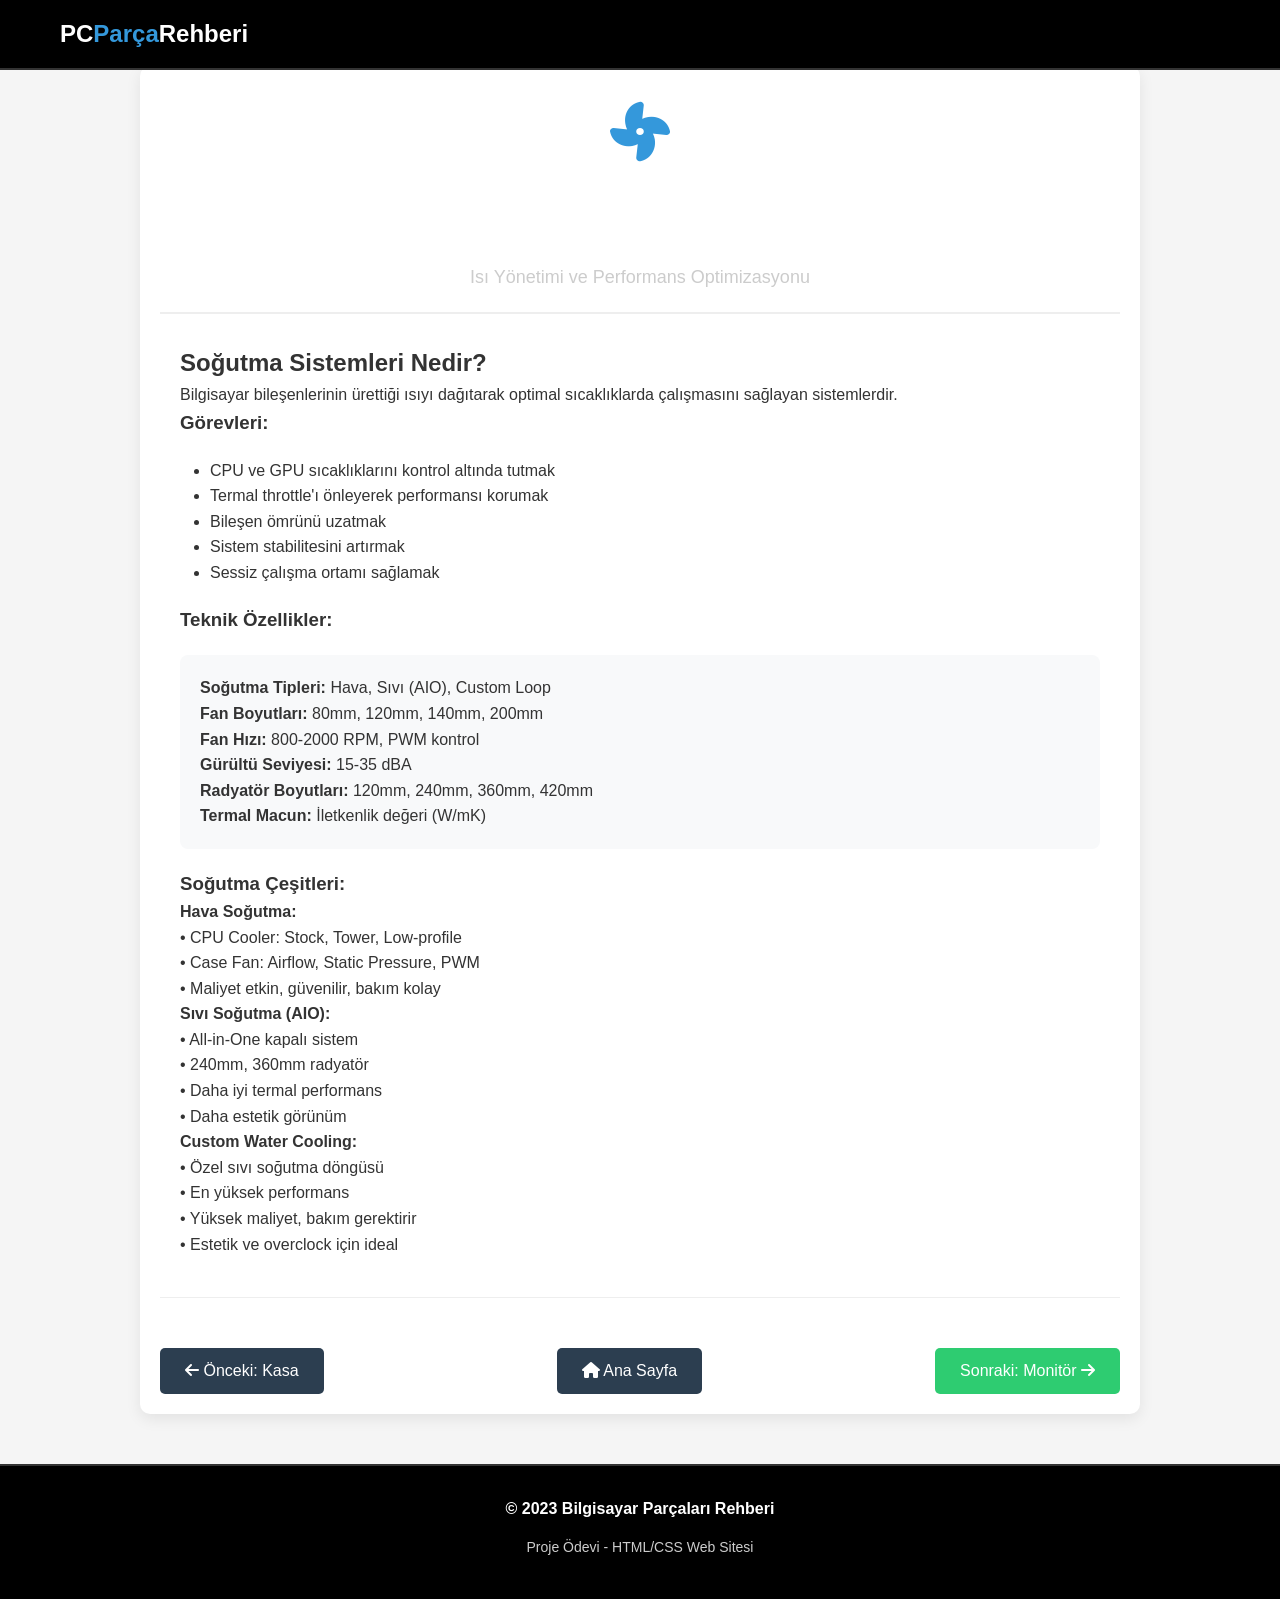
<file: sogutma.html>
<!DOCTYPE html>
<html lang="tr">
<head><!-- Bu linki tüm HTML sayfalarının <head> kısmına ekle -->
<link rel="icon" type="image/x-icon" href="favicon.ico">
<link rel="icon" href="icon.png">
    <meta charset="UTF-8">
    <meta name="viewport" content="width=device-width, initial-scale=1.0">
    <title>Soğutma Sistemleri - Bilgisayar Parçaları</title>
    <link rel="stylesheet" href="style.css">
    <link rel="stylesheet" href="https://cdnjs.cloudflare.com/ajax/libs/font-awesome/6.4.0/css/all.min.css">
    <li><a href="pc-toplama.html"><i class="fas fa-tools"></i> PC Toplama</a></li>
    <style>
        .detail-page {
            max-width: 1000px;
            margin: 40px auto;
            padding: 20px;
            background: white;
            border-radius: 10px;
            box-shadow: 0 5px 15px rgba(0,0,0,0.08);
        }
        .detail-header {
            text-align: center;
            padding-bottom: 20px;
            border-bottom: 2px solid #eee;
            margin-bottom: 30px;
        }
        .detail-icon {
            font-size: 60px;
            color: #3498db;
            margin-bottom: 20px;
        }
        .back-btn {
            display: inline-block;
            background: #2c3e50;
            color: white;
            padding: 10px 25px;
            border-radius: 5px;
            text-decoration: none;
            margin-top: 30px;
        }
        .back-btn:hover {
            background: #3498db;
        }
        .nav-buttons {
            display: flex;
            justify-content: space-between;
            margin-top: 40px;
            padding-top: 20px;
            border-top: 1px solid #eee;
        }
    </style>
</head>
<body>
    <nav class="navbar">
        <div class="container">
            <a href="index.html" class="logo">PC<span style="color:#3498db;">Parça</span>Rehberi</a>
        </div>
    </nav>

    <div class="detail-page">
        <div class="detail-header">
            <div class="detail-icon">
                <i class="fas fa-fan"></i>
            </div>
            <h1>Soğutma Sistemleri</h1>
            <p>Isı Yönetimi ve Performans Optimizasyonu</p>
        </div>

        <div style="padding: 0 20px;">
            <h2>Soğutma Sistemleri Nedir?</h2>
            <p>Bilgisayar bileşenlerinin ürettiği ısıyı dağıtarak optimal sıcaklıklarda çalışmasını sağlayan sistemlerdir.</p>
            
            <h3>Görevleri:</h3>
            <ul style="margin: 20px 0 20px 30px;">
                <li>CPU ve GPU sıcaklıklarını kontrol altında tutmak</li>
                <li>Termal throttle'ı önleyerek performansı korumak</li>
                <li>Bileşen ömrünü uzatmak</li>
                <li>Sistem stabilitesini artırmak</li>
                <li>Sessiz çalışma ortamı sağlamak</li>
            </ul>
            
            <h3>Teknik Özellikler:</h3>
            <div style="background: #f8f9fa; padding: 20px; border-radius: 8px; margin: 20px 0;">
                <p><strong>Soğutma Tipleri:</strong> Hava, Sıvı (AIO), Custom Loop</p>
                <p><strong>Fan Boyutları:</strong> 80mm, 120mm, 140mm, 200mm</p>
                <p><strong>Fan Hızı:</strong> 800-2000 RPM, PWM kontrol</p>
                <p><strong>Gürültü Seviyesi:</strong> 15-35 dBA</p>
                <p><strong>Radyatör Boyutları:</strong> 120mm, 240mm, 360mm, 420mm</p>
                <p><strong>Termal Macun:</strong> İletkenlik değeri (W/mK)</p>
            </div>
            
            <h3>Soğutma Çeşitleri:</h3>
            <p><strong>Hava Soğutma:</strong>
                <br>• CPU Cooler: Stock, Tower, Low-profile
                <br>• Case Fan: Airflow, Static Pressure, PWM
                <br>• Maliyet etkin, güvenilir, bakım kolay
            </p>
            
            <p><strong>Sıvı Soğutma (AIO):</strong>
                <br>• All-in-One kapalı sistem
                <br>• 240mm, 360mm radyatör
                <br>• Daha iyi termal performans
                <br>• Daha estetik görünüm
            </p>
            
            <p><strong>Custom Water Cooling:</strong>
                <br>• Özel sıvı soğutma döngüsü
                <br>• En yüksek performans
                <br>• Yüksek maliyet, bakım gerektirir
                <br>• Estetik ve overclock için ideal
            </p>
        </div>

        <div class="nav-buttons">
            <a href="kasa.html" class="back-btn">
                <i class="fas fa-arrow-left"></i> Önceki: Kasa
            </a>
            <a href="index.html" class="back-btn">
                <i class="fas fa-home"></i> Ana Sayfa
            </a>
            <a href="monitor.html" class="back-btn" style="background: #2ecc71;">
                Sonraki: Monitör <i class="fas fa-arrow-right"></i>
            </a>
        </div>
    </div>

    <footer class="footer">
        <div class="container">
            <p>&copy; 2023 Bilgisayar Parçaları Rehberi</p>
            <p>Proje Ödevi - HTML/CSS Web Sitesi</p>
        </div>
    </footer>
</body>
</html>
</file>
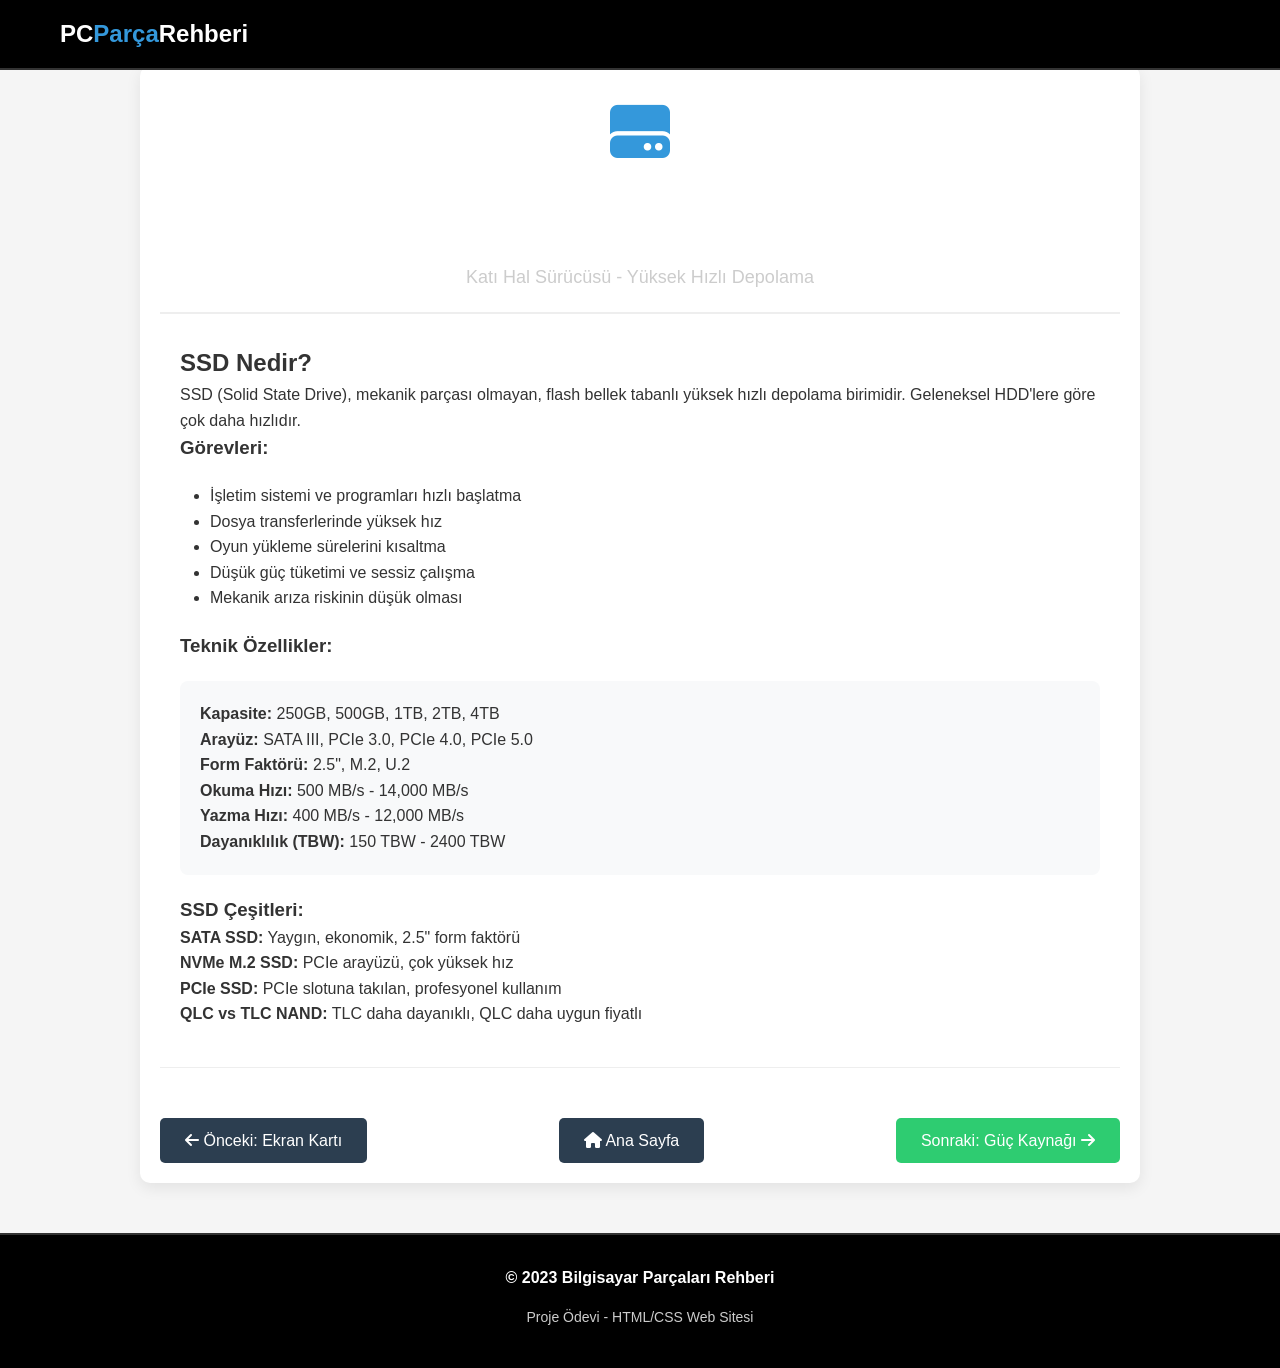
<file: ssd.html>
<!DOCTYPE html>
<html lang="tr">
<head><!-- Bu linki tüm HTML sayfalarının <head> kısmına ekle -->
<link rel="icon" type="image/x-icon" href="favicon.ico">
<link rel="icon" href="icon.png">
    <meta charset="UTF-8">
    <meta name="viewport" content="width=device-width, initial-scale=1.0">
    <title>SSD - Bilgisayar Parçaları</title>
    <link rel="stylesheet" href="style.css">
    <link rel="stylesheet" href="https://cdnjs.cloudflare.com/ajax/libs/font-awesome/6.4.0/css/all.min.css">
    <li><a href="pc-toplama.html"><i class="fas fa-tools"></i> PC Toplama</a></li>
    <style>
        .detail-page {
            max-width: 1000px;
            margin: 40px auto;
            padding: 20px;
            background: white;
            border-radius: 10px;
            box-shadow: 0 5px 15px rgba(0,0,0,0.08);
        }
        .detail-header {
            text-align: center;
            padding-bottom: 20px;
            border-bottom: 2px solid #eee;
            margin-bottom: 30px;
        }
        .detail-icon {
            font-size: 60px;
            color: #3498db;
            margin-bottom: 20px;
        }
        .back-btn {
            display: inline-block;
            background: #2c3e50;
            color: white;
            padding: 10px 25px;
            border-radius: 5px;
            text-decoration: none;
            margin-top: 30px;
        }
        .back-btn:hover {
            background: #3498db;
        }
        .nav-buttons {
            display: flex;
            justify-content: space-between;
            margin-top: 40px;
            padding-top: 20px;
            border-top: 1px solid #eee;
        }
    </style>
</head>
<body>
    <nav class="navbar">
        <div class="container">
            <a href="index.html" class="logo">PC<span style="color:#3498db;">Parça</span>Rehberi</a>
        </div>
    </nav>

    <div class="detail-page">
        <div class="detail-header">
            <div class="detail-icon">
                <i class="fas fa-hdd"></i>
            </div>
            <h1>SSD (Solid State Drive)</h1>
            <p>Katı Hal Sürücüsü - Yüksek Hızlı Depolama</p>
        </div>

        <div style="padding: 0 20px;">
            <h2>SSD Nedir?</h2>
            <p>SSD (Solid State Drive), mekanik parçası olmayan, flash bellek tabanlı yüksek hızlı depolama birimidir. Geleneksel HDD'lere göre çok daha hızlıdır.</p>
            
            <h3>Görevleri:</h3>
            <ul style="margin: 20px 0 20px 30px;">
                <li>İşletim sistemi ve programları hızlı başlatma</li>
                <li>Dosya transferlerinde yüksek hız</li>
                <li>Oyun yükleme sürelerini kısaltma</li>
                <li>Düşük güç tüketimi ve sessiz çalışma</li>
                <li>Mekanik arıza riskinin düşük olması</li>
            </ul>
            
            <h3>Teknik Özellikler:</h3>
            <div style="background: #f8f9fa; padding: 20px; border-radius: 8px; margin: 20px 0;">
                <p><strong>Kapasite:</strong> 250GB, 500GB, 1TB, 2TB, 4TB</p>
                <p><strong>Arayüz:</strong> SATA III, PCIe 3.0, PCIe 4.0, PCIe 5.0</p>
                <p><strong>Form Faktörü:</strong> 2.5", M.2, U.2</p>
                <p><strong>Okuma Hızı:</strong> 500 MB/s - 14,000 MB/s</p>
                <p><strong>Yazma Hızı:</strong> 400 MB/s - 12,000 MB/s</p>
                <p><strong>Dayanıklılık (TBW):</strong> 150 TBW - 2400 TBW</p>
            </div>
            
            <h3>SSD Çeşitleri:</h3>
            <p><strong>SATA SSD:</strong> Yaygın, ekonomik, 2.5" form faktörü</p>
            <p><strong>NVMe M.2 SSD:</strong> PCIe arayüzü, çok yüksek hız</p>
            <p><strong>PCIe SSD:</strong> PCIe slotuna takılan, profesyonel kullanım</p>
            <p><strong>QLC vs TLC NAND:</strong> TLC daha dayanıklı, QLC daha uygun fiyatlı</p>
        </div>

        <div class="nav-buttons">
            <a href="ekrankarti.html" class="back-btn">
                <i class="fas fa-arrow-left"></i> Önceki: Ekran Kartı
            </a>
            <a href="index.html" class="back-btn">
                <i class="fas fa-home"></i> Ana Sayfa
            </a>
            <a href="psu.html" class="back-btn" style="background: #2ecc71;">
                Sonraki: Güç Kaynağı <i class="fas fa-arrow-right"></i>
            </a>
        </div>
    </div>

    <footer class="footer">
        <div class="container">
            <p>&copy; 2023 Bilgisayar Parçaları Rehberi</p>
            <p>Proje Ödevi - HTML/CSS Web Sitesi</p>
        </div>
    </footer>
</body>
</html>
</file>
<file: style.css>
/* ===== TEMEL AYARLAR ===== */
* {
    margin: 0;
    padding: 0;
    box-sizing: border-box;
}

body {
    font-family: Arial, sans-serif;
    background-color: #f5f5f5; /* AÇIK GRİ ARKAPLAN */
    color: #333333; /* KOYU YAZI */
    line-height: 1.6;
}

.container {
    max-width: 1200px;
    margin: 0 auto;
    padding: 0 20px;
}

/* ===== NAVBAR ===== */
.navbar {
    background-color: #000000; /* NAVBAR SİYAH */
    padding: 15px 0;
    position: fixed;
    top: 0;
    left: 0;
    right: 0;
    z-index: 1000;
    border-bottom: 2px solid #333333;
    animation: slideDown 0.5s ease;
}

@keyframes slideDown {
    from {
        transform: translateY(-100%);
        opacity: 0;
    }
    to {
        transform: translateY(0);
        opacity: 1;
    }
}

.navbar .container {
    display: flex;
    justify-content: space-between;
    align-items: center;
}

.logo {
    color: #ffffff;
    font-size: 24px;
    font-weight: bold;
    text-decoration: none;
    transition: transform 0.3s;
}

.logo:hover {
    transform: scale(1.05);
}

.logo span {
    color: #cccccc;
}

.nav-links {
    display: flex;
    list-style: none;
}

.nav-links li {
    margin-left: 15px;
}

.nav-links a {
    color: #cccccc;
    text-decoration: none;
    padding: 8px 12px;
    border-radius: 4px;
    font-size: 14px;
    display: flex;
    align-items: center;
    gap: 5px;
    transition: all 0.3s;
}

.nav-links a:hover {
    background-color: #222222;
    color: #ffffff;
    transform: translateY(-2px);
}

.nav-links a.active {
    background-color: #333333;
    color: #ffffff;
}

.menu-btn {
    display: none;
    background: none;
    border: none;
    color: #ffffff;
    font-size: 20px;
    cursor: pointer;
    transition: transform 0.3s;
}

.menu-btn:hover {
    transform: rotate(90deg);
}

/* ===== HERO BÖLÜMÜ ===== */
.hero {
    background: linear-gradient(135deg, #000000 0%, #222222 100%);
    padding: 100px 0;
    text-align: center;
    margin-top: 70px;
    border-bottom: 2px solid #333333;
    animation: fadeIn 1s ease;
}

@keyframes fadeIn {
    from {
        opacity: 0;
    }
    to {
        opacity: 1;
    }
}

.hero h1 {
    font-size: 36px;
    margin-bottom: 20px;
    color: #ffffff;
    animation: textGlow 2s infinite alternate;
}

@keyframes textGlow {
    from {
        text-shadow: 0 0 10px rgba(255, 255, 255, 0.5);
    }
    to {
        text-shadow: 0 0 20px rgba(255, 255, 255, 0.8);
    }
}

.hero p {
    font-size: 18px;
    color: #cccccc;
    margin-bottom: 30px;
}

.btn {
    display: inline-block;
    background-color: #333333;
    color: #ffffff;
    padding: 12px 30px;
    border-radius: 25px;
    text-decoration: none;
    font-weight: bold;
    border: 1px solid #444444;
    transition: all 0.3s;
    animation: pulse 2s infinite;
}

@keyframes pulse {
    0% {
        transform: scale(1);
    }
    50% {
        transform: scale(1.05);
    }
    100% {
        transform: scale(1);
    }
}

.btn:hover {
    background-color: #444444;
    transform: translateY(-3px);
    box-shadow: 0 5px 15px rgba(0, 0, 0, 0.3);
}

/* ===== BİLEŞENLER GRID ===== */
.components-section {
    padding: 60px 0;
    animation: fadeInUp 0.8s ease;
}

@keyframes fadeInUp {
    from {
        opacity: 0;
        transform: translateY(30px);
    }
    to {
        opacity: 1;
        transform: translateY(0);
    }
}

.section-title {
    text-align: center;
    font-size: 28px;
    margin-bottom: 40px;
    color: #333333;
    position: relative;
}

.section-title::after {
    content: '';
    position: absolute;
    bottom: -10px;
    left: 50%;
    transform: translateX(-50%);
    width: 80px;
    height: 3px;
    background: #000000;
    border-radius: 2px;
}

.components-grid {
    display: grid;
    grid-template-columns: repeat(auto-fill, minmax(250px, 1fr));
    gap: 20px;
    margin-bottom: 40px;
}

.component-card {
    background-color: #ffffff;
    border: 1px solid #dddddd;
    border-radius: 8px;
    padding: 25px;
    text-align: center;
    transition: all 0.3s cubic-bezier(0.4, 0, 0.2, 1);
    box-shadow: 0 2px 10px rgba(0, 0, 0, 0.1);
    animation: cardPop 0.5s ease backwards;
}

@keyframes cardPop {
    from {
        opacity: 0;
        transform: scale(0.8);
    }
    to {
        opacity: 1;
        transform: scale(1);
    }
}

.component-card:hover {
    transform: translateY(-10px) scale(1.02);
    border-color: #000000;
    box-shadow: 0 10px 25px rgba(0, 0, 0, 0.15);
}

.component-card a {
    text-decoration: none;
    color: inherit;
    display: block;
}

.card-icon {
    font-size: 40px;
    color: #000000;
    margin-bottom: 15px;
    transition: transform 0.3s;
}

.component-card:hover .card-icon {
    transform: rotate(15deg) scale(1.2);
}

.component-card h3 {
    font-size: 20px;
    margin-bottom: 10px;
    color: #333333;
}

.component-card p {
    color: #666666;
    font-size: 14px;
}

/* ===== DETAY SAYFASI ===== */
.detail-container {
    background-color: #000000; /* SADECE DETAY SAYFASI SİYAH */
    color: #ffffff; /* DETAY SAYFASI YAZILARI BEYAZ */
    border-radius: 8px;
    padding: 30px;
    margin: 80px auto 40px;
    max-width: 1000px;
    animation: slideIn 0.6s ease;
}

@keyframes slideIn {
    from {
        opacity: 0;
        transform: translateX(-20px);
    }
    to {
        opacity: 1;
        transform: translateX(0);
    }
}

.detail-header {
    text-align: center;
    margin-bottom: 30px;
    padding-bottom: 20px;
    border-bottom: 1px solid #333333;
}

.detail-header h1 {
    font-size: 32px;
    color: #ffffff;
    margin-bottom: 10px;
}

.detail-icon {
    font-size: 50px;
    color: #ffffff;
    margin-bottom: 20px;
    animation: float 3s ease-in-out infinite;
}

@keyframes float {
    0%, 100% {
        transform: translateY(0);
    }
    50% {
        transform: translateY(-10px);
    }
}

.detail-header p {
    color: #cccccc;
    font-size: 18px;
}

.content-grid {
    display: grid;
    grid-template-columns: 1fr;
    gap: 30px;
    margin-bottom: 30px;
}

@media (min-width: 768px) {
    .content-grid {
        grid-template-columns: 1fr 1fr;
    }
}

.content-text h2 {
    font-size: 24px;
    color: #ffffff;
    margin-bottom: 15px;
    padding-bottom: 10px;
    border-bottom: 2px solid #333333;
}

.content-text p {
    color: #cccccc;
    margin-bottom: 15px;
    line-height: 1.6;
}

.content-text ul {
    list-style: none;
    margin: 15px 0;
}

.content-text ul li {
    padding: 8px 0;
    padding-left: 20px;
    position: relative;
    color: #cccccc;
    transition: padding-left 0.3s;
}

.content-text ul li:hover {
    padding-left: 25px;
}

.content-text ul li::before {
    content: '▶';
    position: absolute;
    left: 0;
    color: #ffffff;
    font-size: 12px;
}

.specs {
    background-color: #111111;
    padding: 20px;
    border-radius: 8px;
    border: 1px solid #333333;
}

.specs h3 {
    font-size: 20px;
    color: #ffffff;
    margin-bottom: 20px;
}

.specs ul {
    list-style: none;
}

.specs li {
    padding: 10px 0;
    border-bottom: 1px solid #333333;
    display: flex;
    justify-content: space-between;
    transition: background-color 0.3s;
}

.specs li:hover {
    background-color: #222222;
}

.specs li:last-child {
    border-bottom: none;
}

.specs .label {
    color: #cccccc;
    font-weight: 500;
}

.specs .value {
    color: #ffffff;
    font-weight: bold;
    background-color: #222222;
    padding: 4px 12px;
    border-radius: 4px;
    font-size: 14px;
    transition: transform 0.3s;
}

.specs li:hover .value {
    transform: scale(1.1);
}

.navigation-buttons {
    display: flex;
    justify-content: space-between;
    margin-top: 30px;
    padding-top: 20px;
    border-top: 1px solid #333333;
}

.nav-btn {
    display: inline-flex;
    align-items: center;
    gap: 8px;
    padding: 12px 24px;
    background-color: #111111;
    color: #ffffff;
    text-decoration: none;
    border-radius: 6px;
    font-weight: 500;
    border: 1px solid #333333;
    transition: all 0.3s;
}

.nav-btn:hover {
    background-color: #222222;
    transform: translateX(-5px);
}

.nav-btn.next:hover {
    transform: translateX(5px);
}

.nav-btn.next {
    background-color: #222222;
}

.nav-btn.next:hover {
    background-color: #333333;
}

/* ===== FOOTER ===== */
.footer {
    background-color: #000000; /* FOOTER SİYAH */
    padding: 30px 0;
    margin-top: 50px;
    border-top: 2px solid #333333;
    text-align: center;
    animation: fadeIn 0.8s ease;
}

.footer p {
    color: #cccccc;
    margin-bottom: 10px;
    font-size: 14px;
}

.footer p:first-child {
    font-size: 16px;
    font-weight: bold;
    margin-bottom: 15px;
    color: #ffffff;
}

/* ===== RESPONSIVE TASARIM ===== */
@media (max-width: 768px) {
    .menu-btn {
        display: block;
    }
    
    .nav-links {
        display: none;
        position: absolute;
        top: 100%;
        left: 0;
        right: 0;
        background-color: #000000;
        flex-direction: column;
        padding: 15px;
        border-top: 1px solid #333333;
        animation: slideDown 0.3s ease;
    }
    
    .nav-links.active {
        display: flex;
    }
    
    .nav-links li {
        margin: 5px 0;
        width: 100%;
    }
    
    .nav-links a {
        justify-content: center;
    }
    
    .hero {
        padding: 60px 0;
    }
    
    .hero h1 {
        font-size: 28px;
    }
    
    .components-grid {
        grid-template-columns: repeat(auto-fill, minmax(200px, 1fr));
    }
    
    .detail-container {
        padding: 20px;
        margin: 70px 15px 30px;
    }
    
    .navigation-buttons {
        flex-direction: column;
        gap: 10px;
    }
    
    .nav-btn {
        width: 100%;
        justify-content: center;
    }
    
    .nav-btn:hover {
        transform: translateX(0) translateY(-3px);
    }
}

@media (max-width: 480px) {
    .components-grid {
        grid-template-columns: 1fr;
    }
    
    .hero h1 {
        font-size: 24px;
    }
    
    .btn {
        width: 100%;
        text-align: center;
    }
}
/* ===== PC TOPLAMA SAYFASI STİLLERİ ===== */

/* Adımlar Konteyneri */
.steps-container {
    margin: 3rem 0;
}

.steps-title {
    font-size: 2rem;
    color: #ffffff;
    margin-bottom: 2rem;
    text-align: center;
    padding-bottom: 1rem;
    border-bottom: 2px solid #333333;
}

/* Adım Kartları */
.step-card {
    background: #111111;
    border: 1px solid #333333;
    border-radius: 10px;
    padding: 2rem;
    margin-bottom: 2rem;
    position: relative;
    transition: transform 0.3s;
}

.step-card:hover {
    transform: translateY(-5px);
    border-color: #555555;
}

.step-number {
    position: absolute;
    top: -15px;
    left: 20px;
    background: #000000;
    color: #ffffff;
    width: 40px;
    height: 40px;
    border-radius: 50%;
    display: flex;
    align-items: center;
    justify-content: center;
    font-size: 1.2rem;
    font-weight: bold;
    border: 2px solid #333333;
}

.step-content {
    margin-left: 20px;
}

.step-content h3 {
    color: #ffffff;
    margin-bottom: 1rem;
    font-size: 1.5rem;
}

.step-content p {
    color: #cccccc;
    margin-bottom: 1rem;
    line-height: 1.6;
}

/* Bütçe Tablosu */
.budget-table {
    background: #0a0a0a;
    border-radius: 8px;
    padding: 1rem;
    margin: 1rem 0;
}

.budget-item {
    display: flex;
    justify-content: space-between;
    padding: 0.75rem;
    border-bottom: 1px solid #222222;
}

.budget-item:last-child {
    border-bottom: none;
}

.budget-price {
    color: #4CAF50;
    font-weight: bold;
}

/* Uyumluluk Grid */
.compatibility-grid {
    display: grid;
    grid-template-columns: repeat(auto-fit, minmax(250px, 1fr));
    gap: 1rem;
    margin: 1rem 0;
}

.compat-item {
    background: #0a0a0a;
    padding: 1rem;
    border-radius: 8px;
    border-left: 4px solid #333333;
}

.compat-item h4 {
    color: #ffffff;
    margin-bottom: 0.5rem;
    font-size: 1.1rem;
}

.compat-item p {
    color: #aaaaaa;
    font-size: 0.9rem;
}

/* Hazırlık Grid */
.preparation-grid {
    display: grid;
    grid-template-columns: repeat(auto-fit, minmax(300px, 1fr));
    gap: 1.5rem;
    margin: 1rem 0;
}

.prep-item {
    background: #0a0a0a;
    padding: 1.5rem;
    border-radius: 8px;
}

/* Montaj Adımları */
.assembly-steps {
    display: grid;
    grid-template-columns: repeat(auto-fit, minmax(300px, 1fr));
    gap: 1.5rem;
    margin: 1.5rem 0;
}

.assembly-step {
    background: #0a0a0a;
    padding: 1.5rem;
    border-radius: 8px;
    border: 1px solid #222222;
}

.assembly-step h4 {
    color: #ffffff;
    margin-bottom: 1rem;
    font-size: 1.2rem;
}

.assembly-step ol {
    margin-left: 1.5rem;
    color: #cccccc;
}

.assembly-step li {
    margin-bottom: 0.5rem;
    line-height: 1.5;
}

/* Kurulum Grid */
.setup-grid {
    display: grid;
    grid-template-columns: repeat(auto-fit, minmax(250px, 1fr));
    gap: 1.5rem;
    margin: 1.5rem 0;
}

.setup-item {
    background: #0a0a0a;
    padding: 1.5rem;
    border-radius: 8px;
}

.setup-item h4 {
    color: #ffffff;
    margin-bottom: 1rem;
    font-size: 1.1rem;
}

/* Konfigürasyonlar */
.configurations {
    margin: 3rem 0;
}

.config-title {
    font-size: 2rem;
    color: #ffffff;
    margin-bottom: 2rem;
    text-align: center;
    padding-bottom: 1rem;
    border-bottom: 2px solid #333333;
}

.config-grid {
    display: grid;
    grid-template-columns: repeat(auto-fit, minmax(300px, 1fr));
    gap: 1.5rem;
}

.config-card {
    background: #111111;
    border: 1px solid #333333;
    border-radius: 10px;
    overflow: hidden;
    transition: transform 0.3s;
}

.config-card:hover {
    transform: translateY(-5px);
    border-color: #555555;
}

.config-header {
    background: #000000;
    padding: 1.5rem;
    display: flex;
    justify-content: space-between;
    align-items: center;
    border-bottom: 1px solid #333333;
}

.config-header h3 {
    color: #ffffff;
    font-size: 1.3rem;
    margin: 0;
}

.config-price {
    color: #4CAF50;
    font-weight: bold;
    font-size: 1.1rem;
}

.config-specs {
    padding: 1.5rem;
}

.config-specs ul {
    list-style: none;
}

.config-specs li {
    padding: 0.5rem 0;
    color: #cccccc;
    border-bottom: 1px solid #222222;
}

.config-specs li:last-child {
    border-bottom: none;
}

.config-purpose {
    background: #0a0a0a;
    padding: 1rem 1.5rem;
    border-top: 1px solid #333333;
    color: #aaaaaa;
}

/* SSS Bölümü */
.faq-section {
    margin: 3rem 0;
}

.faq-title {
    font-size: 2rem;
    color: #ffffff;
    margin-bottom: 2rem;
    text-align: center;
    padding-bottom: 1rem;
    border-bottom: 2px solid #333333;
}

.faq-item {
    background: #111111;
    border: 1px solid #333333;
    border-radius: 8px;
    padding: 1.5rem;
    margin-bottom: 1rem;
}

.faq-question {
    color: #ffffff;
    font-size: 1.2rem;
    margin-bottom: 1rem;
    cursor: pointer;
    display: flex;
    justify-content: space-between;
    align-items: center;
}

.faq-question::after {
    content: '▼';
    font-size: 0.8rem;
    transition: transform 0.3s;
}

.faq-question.active::after {
    transform: rotate(180deg);
}

.faq-answer {
    color: #cccccc;
    line-height: 1.6;
    max-height: 0;
    overflow: hidden;
    transition: max-height 0.3s ease;
}

.faq-item.active .faq-answer {
    max-height: 500px;
}

/* İpuçları */
.final-notes {
    margin: 3rem 0;
}

.tips-grid {
    display: grid;
    grid-template-columns: repeat(auto-fit, minmax(200px, 1fr));
    gap: 1.5rem;
    margin-top: 1.5rem;
}

.tip-card {
    background: #111111;
    border: 1px solid #333333;
    border-radius: 8px;
    padding: 1.5rem;
    text-align: center;
    transition: transform 0.3s;
}

.tip-card:hover {
    transform: translateY(-5px);
    border-color: #555555;
}

.tip-card i {
    font-size: 2rem;
    color: #4CAF50;
    margin-bottom: 1rem;
}

.tip-card h4 {
    color: #ffffff;
    margin-bottom: 0.5rem;
    font-size: 1.1rem;
}

.tip-card p {
    color: #aaaaaa;
    font-size: 0.9rem;
    line-height: 1.4;
}

/* Responsive */
@media (max-width: 768px) {
    .step-card {
        padding: 1.5rem;
    }
    
    .step-number {
        width: 35px;
        height: 35px;
        font-size: 1rem;
    }
    
    .config-grid {
        grid-template-columns: 1fr;
    }
    
    .compatibility-grid,
    .preparation-grid,
    .assembly-steps,
    .setup-grid,
    .tips-grid {
        grid-template-columns: 1fr;
    }
    
    .config-header {
        flex-direction: column;
        gap: 0.5rem;
        text-align: center;
    }
}
</file>
